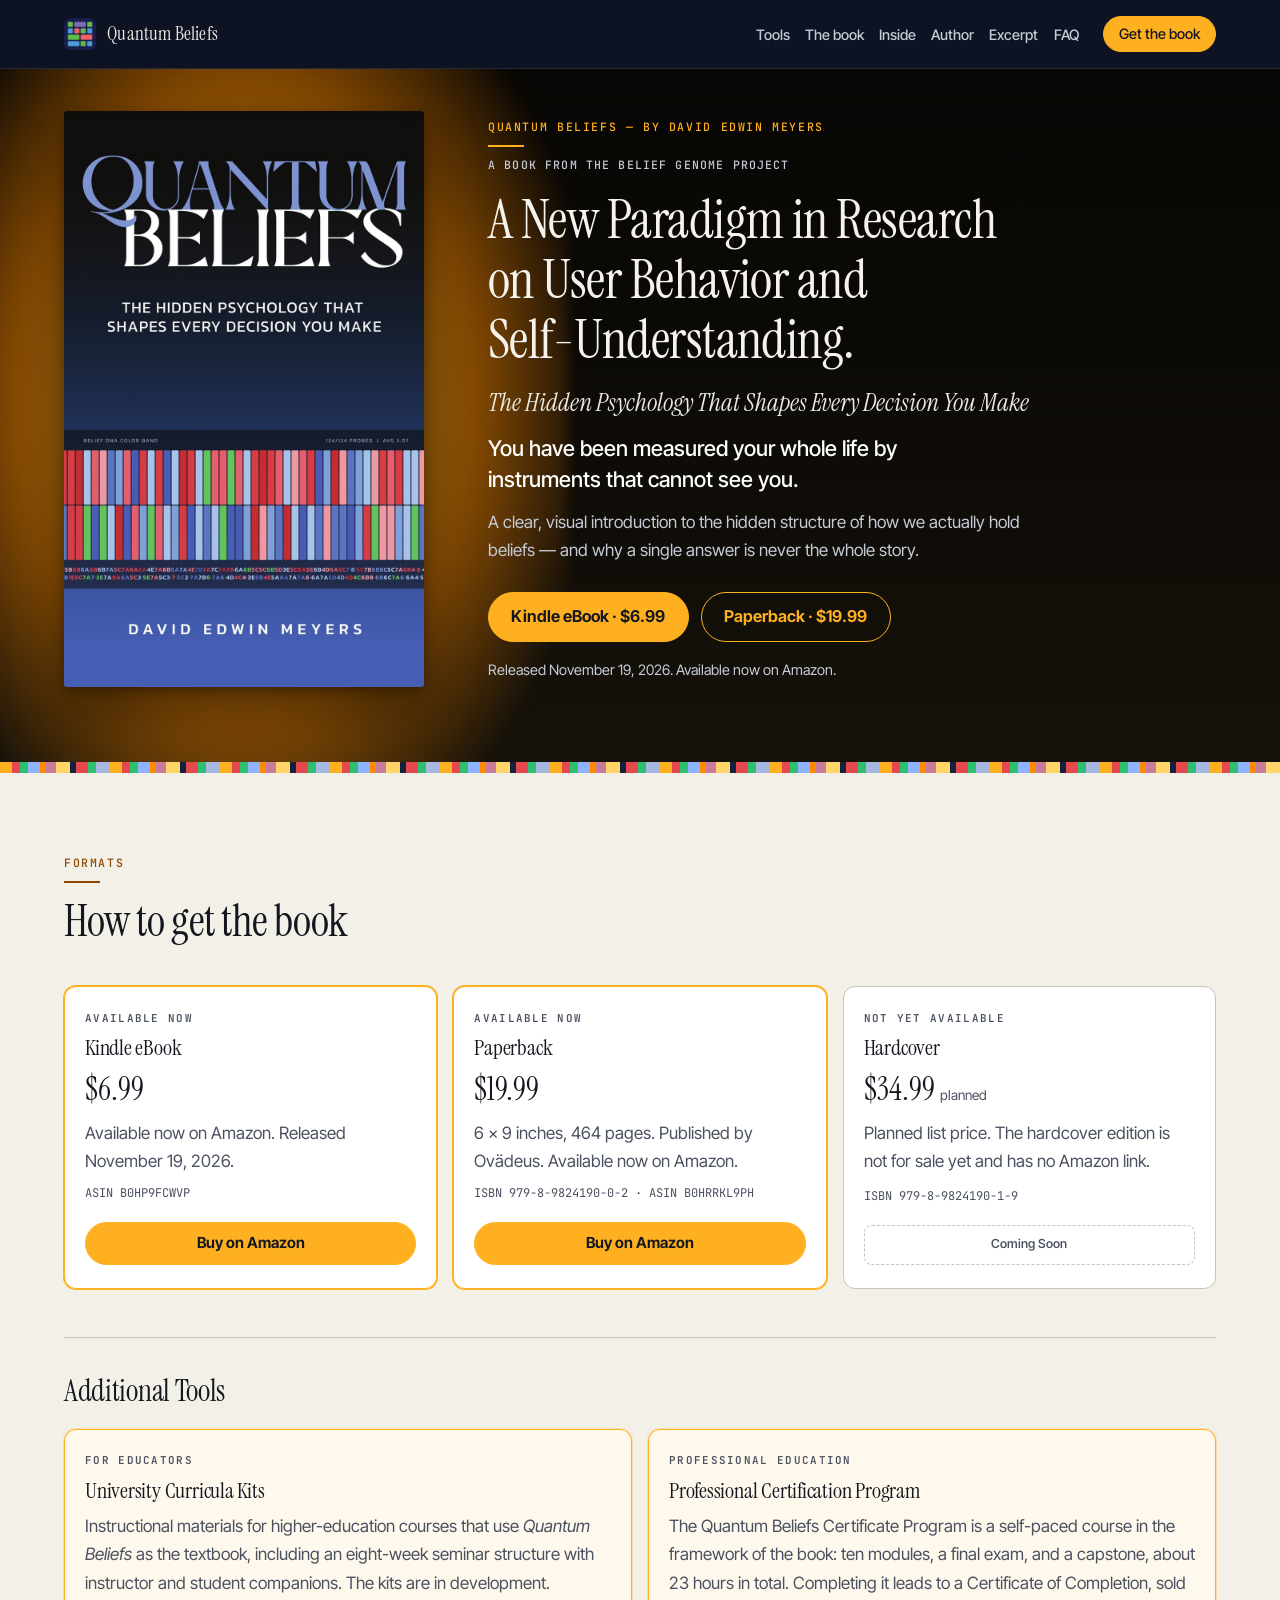
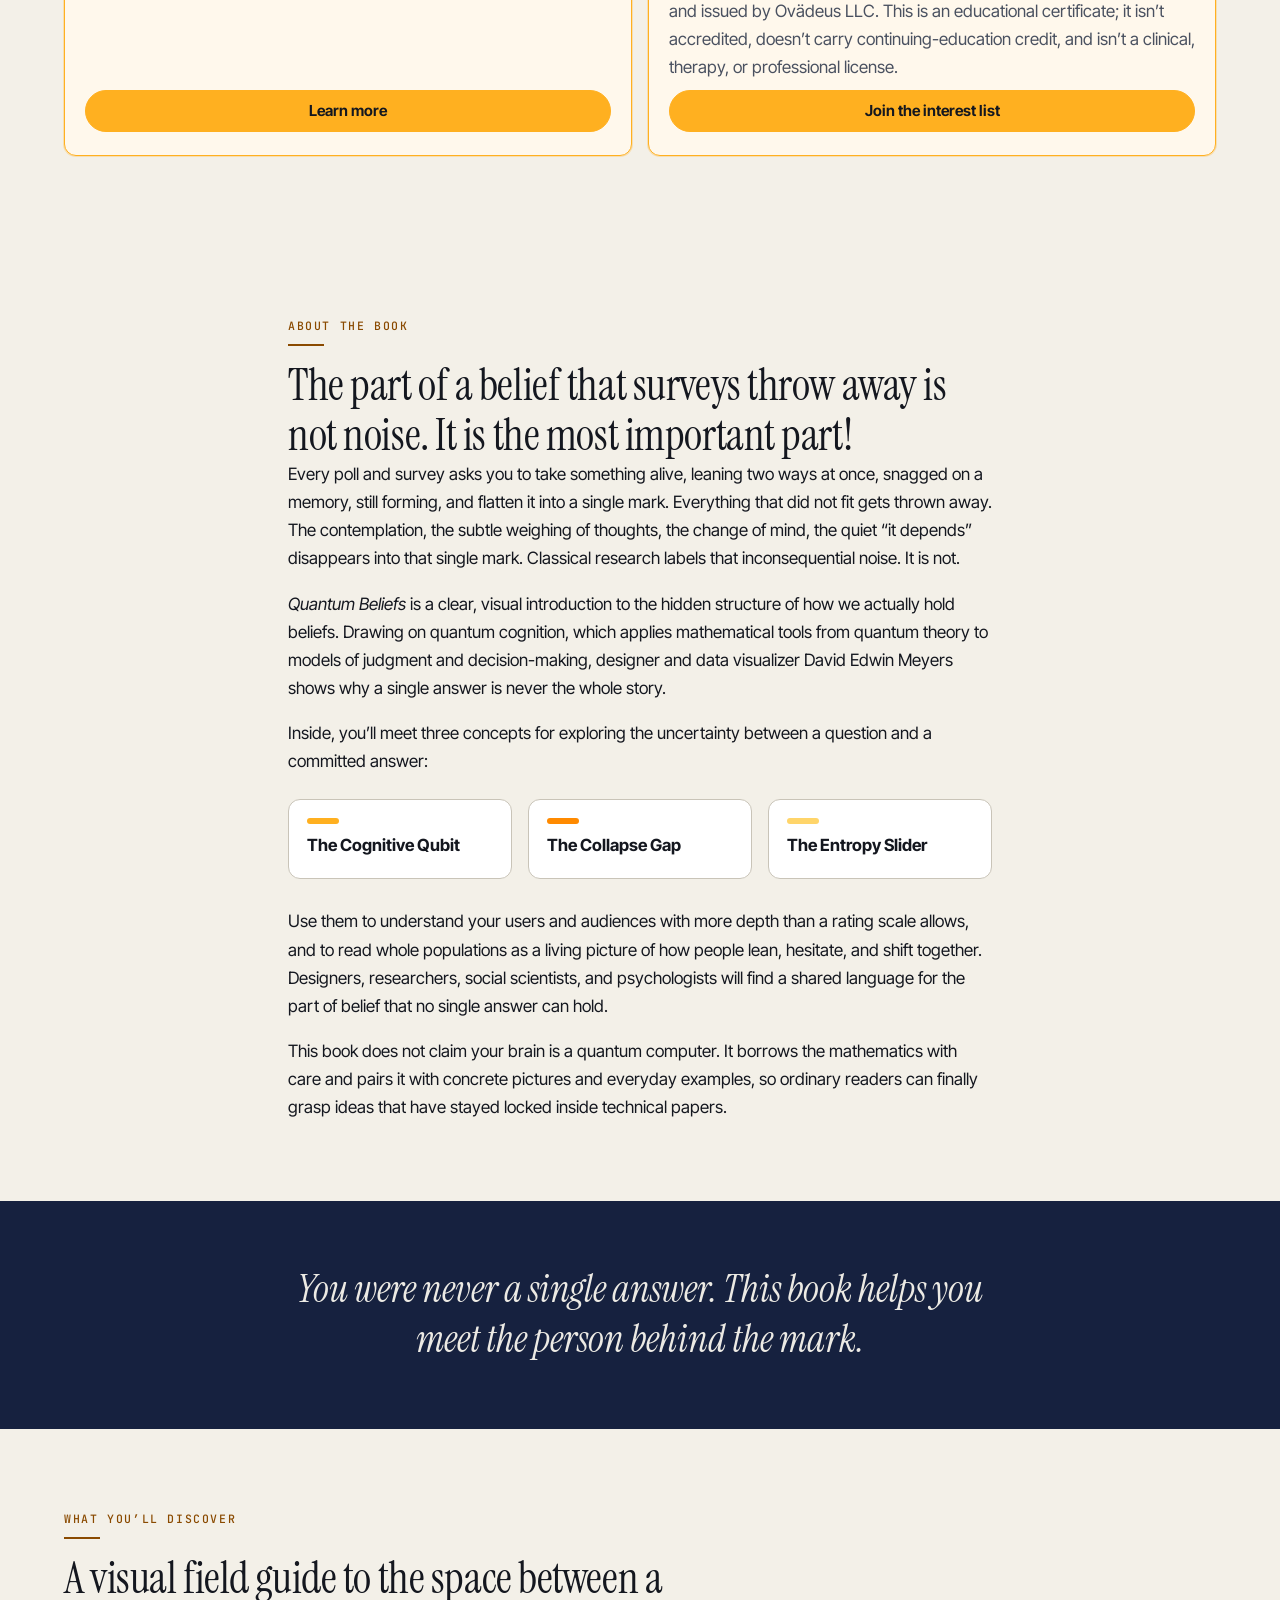
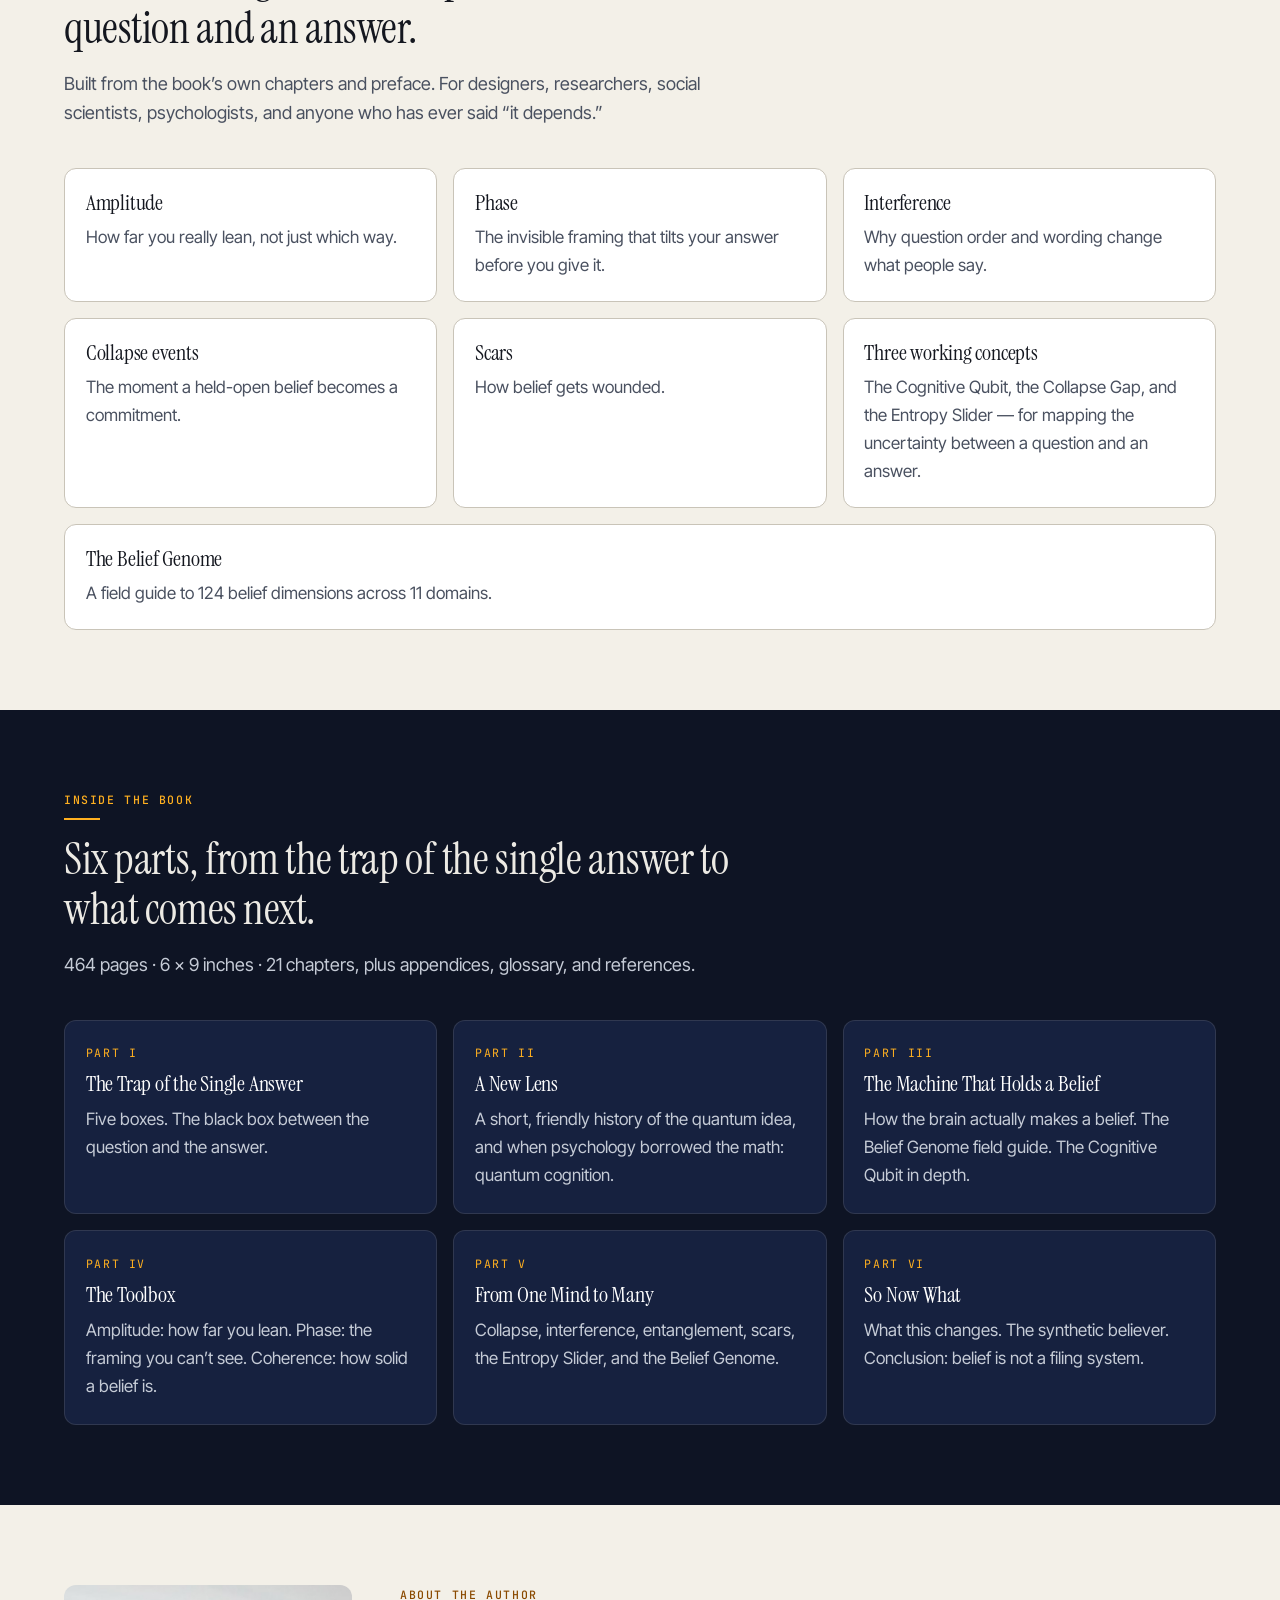
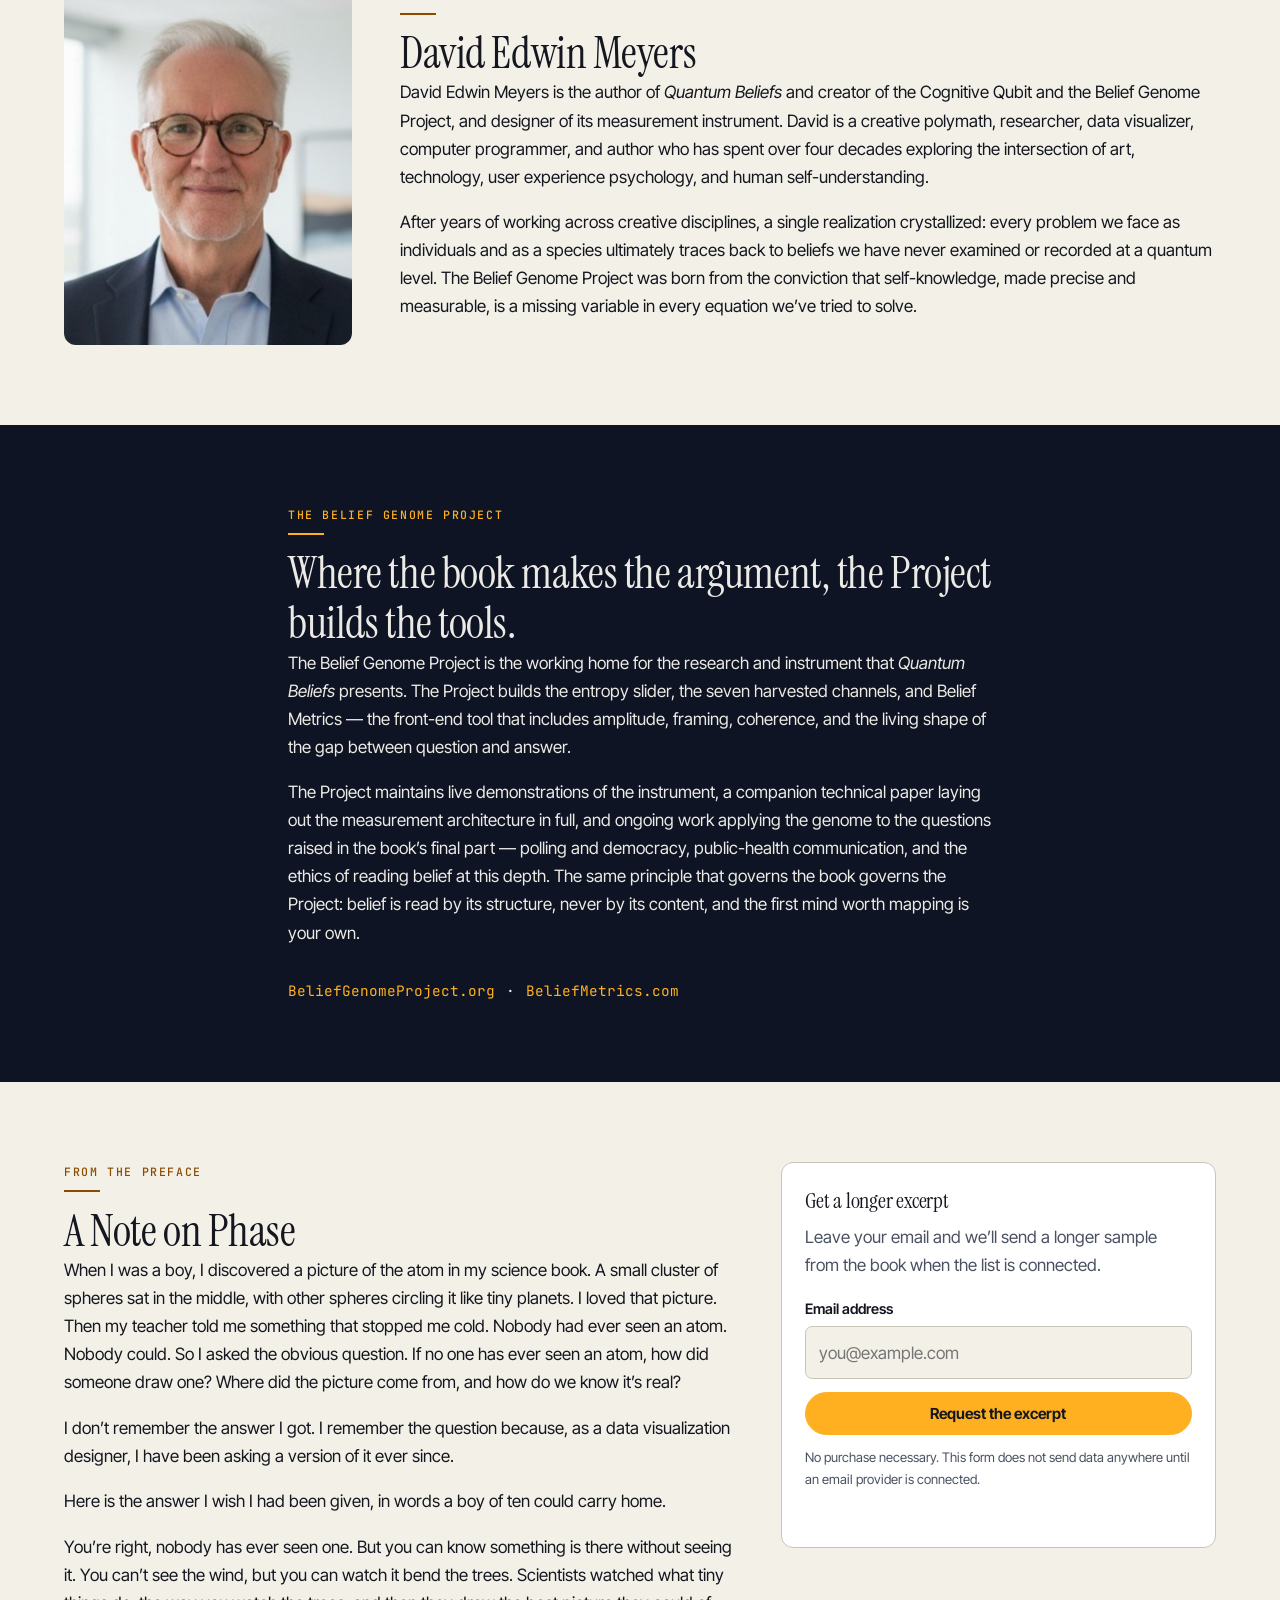
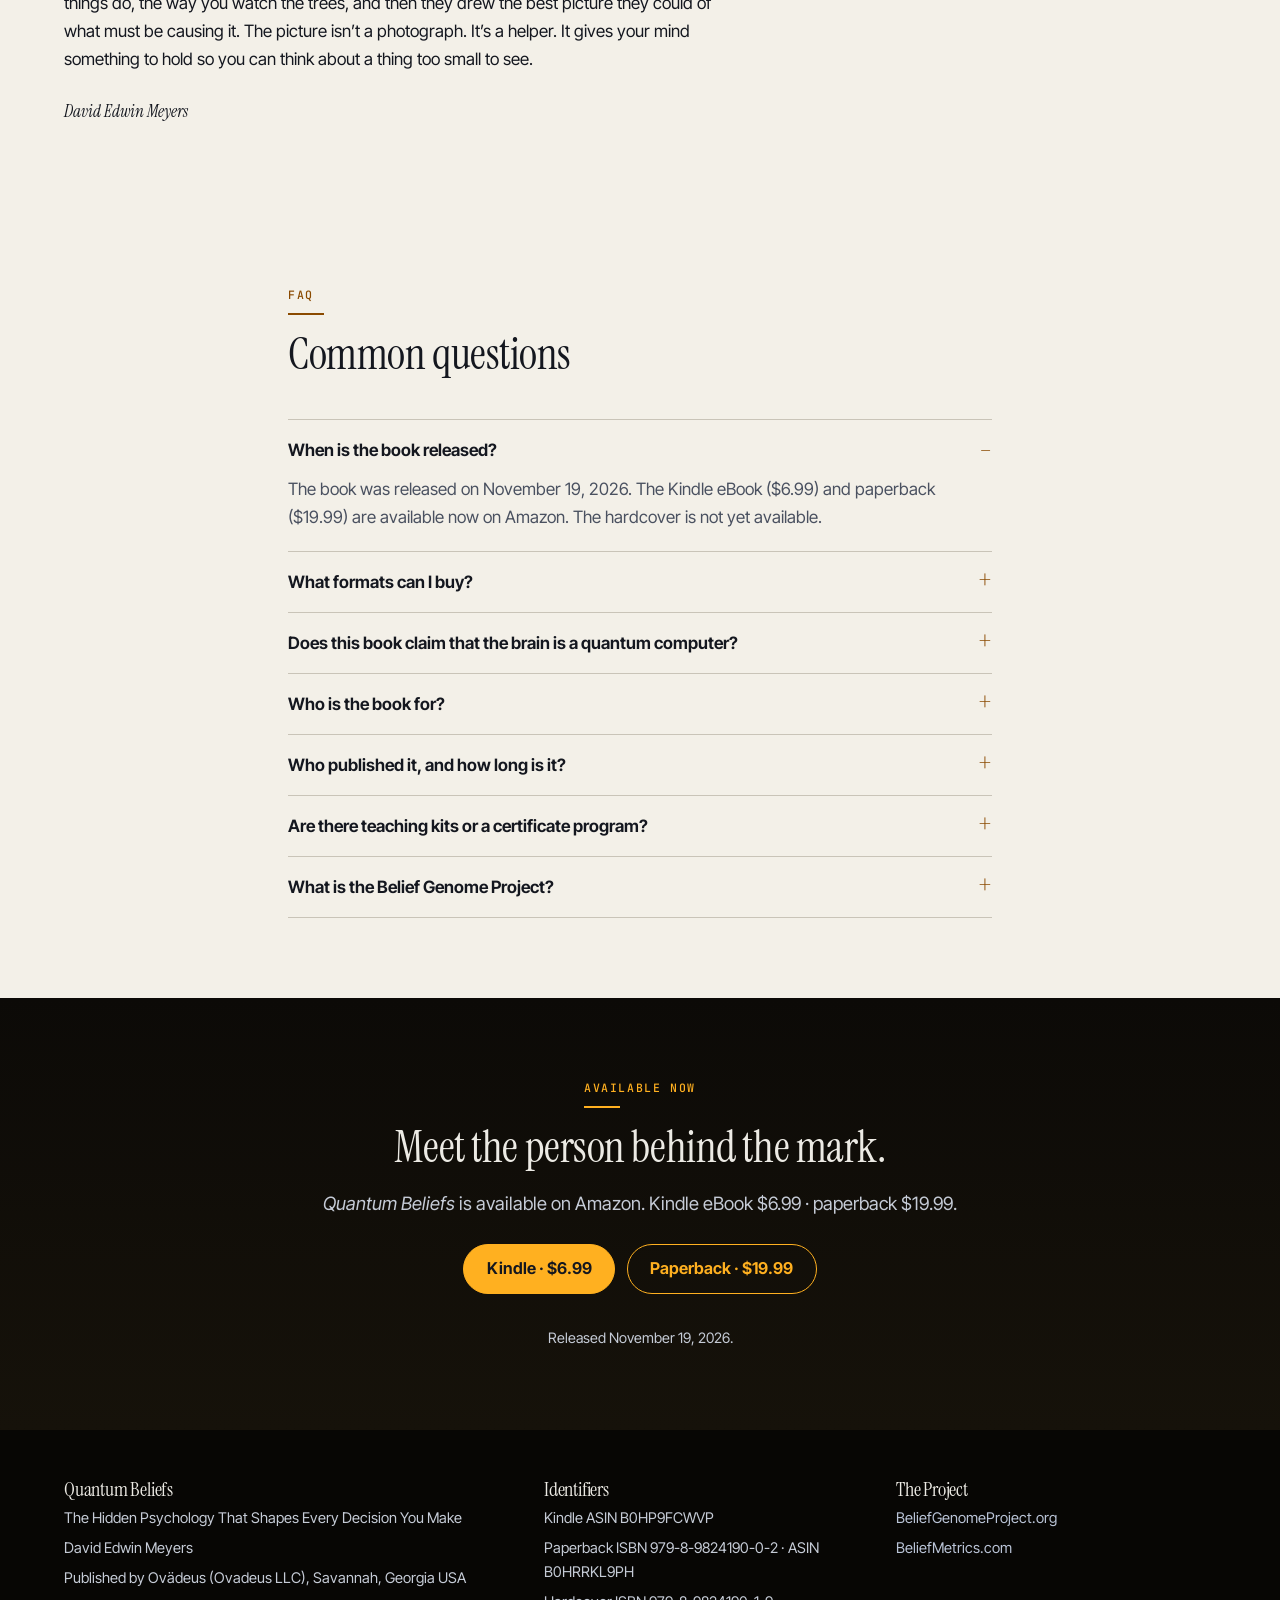
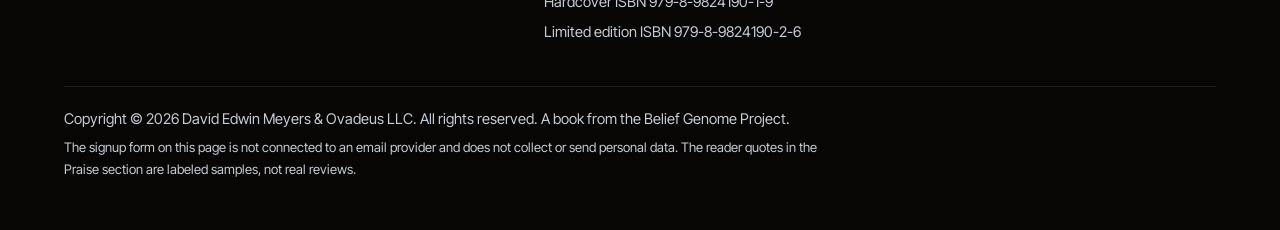
<file: index.html>
<!DOCTYPE html>
<html lang="en">
<head>
  <meta charset="utf-8">
  <meta name="viewport" content="width=device-width, initial-scale=1">
  <title>Quantum Beliefs: The Hidden Psychology That Shapes Every Decision You Make — David Edwin Meyers</title>
  <meta name="description" content="Quantum Beliefs by David Edwin Meyers is a clear, visual introduction to the hidden structure of how we hold beliefs. Available now: Kindle eBook $6.99 and paperback $19.99. Released November 19, 2026.">
  <meta name="author" content="David Edwin Meyers">
  <meta name="theme-color" content="#0E1424">
  <link rel="canonical" href="https://quantumbeliefs.com/">
  <meta property="og:type" content="book">
  <meta property="og:url" content="https://quantumbeliefs.com/">
  <meta property="og:title" content="Quantum Beliefs: The Hidden Psychology That Shapes Every Decision You Make">
  <meta property="og:description" content="You have been measured your whole life by instruments that cannot see you. A clear, visual introduction to the hidden structure of belief, by David Edwin Meyers.">
  <meta property="og:image" content="https://quantumbeliefs.com/assets/og-image.jpg">
  <meta property="og:image:width" content="1200">
  <meta property="og:image:height" content="630">
  <meta property="og:locale" content="en_US">
  <meta property="og:book:author" content="David Edwin Meyers">
  <meta property="book:release_date" content="2026-11-19">
  <meta name="twitter:card" content="summary_large_image">
  <meta name="twitter:url" content="https://quantumbeliefs.com/">
  <meta name="twitter:title" content="Quantum Beliefs — David Edwin Meyers">
  <meta name="twitter:description" content="The Hidden Psychology That Shapes Every Decision You Make. Available now: Kindle eBook $6.99 and paperback $19.99.">
  <meta name="twitter:image" content="https://quantumbeliefs.com/assets/og-image.jpg">
  <link rel="icon" href="assets/favicon.png" type="image/png">
  <link rel="apple-touch-icon" href="assets/logo-bgp.png">
  <link rel="stylesheet" href="styles.css?v=20261126-1">
  <script type="application/ld+json">
  {
    "@context": "https://schema.org",
    "@type": "Book",
    "name": "Quantum Beliefs",
    "alternateName": "Quantum Beliefs: The Hidden Psychology That Shapes Every Decision You Make",
    "headline": "The Hidden Psychology That Shapes Every Decision You Make",
    "author": {
      "@type": "Person",
      "name": "David Edwin Meyers"
    },
    "publisher": {
      "@type": "Organization",
      "name": "Ovädeus",
      "legalName": "Ovadeus LLC",
      "address": {
        "@type": "PostalAddress",
        "addressLocality": "Savannah",
        "addressRegion": "Georgia",
        "addressCountry": "US"
      }
    },
    "inLanguage": "en",
    "numberOfPages": 464,
    "identifier": [
      { "@type": "PropertyValue", "name": "ASIN (Kindle)", "value": "B0HP9FCWVP" },
      { "@type": "PropertyValue", "name": "ASIN (paperback)", "value": "B0HRRKL9PH" },
      { "@type": "PropertyValue", "name": "ISBN-13 (paperback)", "value": "979-8-9824190-0-2" },
      { "@type": "PropertyValue", "name": "ISBN-13 (hardcover)", "value": "979-8-9824190-1-9" },
      { "@type": "PropertyValue", "name": "ISBN-13 (limited edition)", "value": "979-8-9824190-2-6" }
    ],
    "url": "https://quantumbeliefs.com/",
    "datePublished": "2026-11-19",
    "image": "https://quantumbeliefs.com/assets/cover-quantum-beliefs.jpg",
    "description": "A clear, visual introduction to the hidden structure of how we actually hold beliefs. Drawing on quantum cognition, designer and data visualizer David Edwin Meyers shows why a single answer is never the whole story.",
    "isPartOf": {
      "@type": "CreativeWork",
      "name": "Belief Genome Project",
      "url": "https://beliefgenomeproject.org"
    },
    "workExample": [
      {
        "@type": "Book",
        "bookFormat": "https://schema.org/EBook",
        "name": "Quantum Beliefs (Kindle eBook)",
        "datePublished": "2026-11-19",
        "offers": {
          "@type": "Offer",
          "url": "https://www.amazon.com/dp/B0HP9FCWVP",
          "price": "6.99",
          "priceCurrency": "USD",
          "availability": "https://schema.org/InStock"
        }
      },
      {
        "@type": "Book",
        "bookFormat": "https://schema.org/Paperback",
        "isbn": "979-8-9824190-0-2",
        "name": "Quantum Beliefs (Paperback)",
        "datePublished": "2026-11-19",
        "offers": {
          "@type": "Offer",
          "url": "https://www.amazon.com/dp/B0HRRKL9PH",
          "price": "19.99",
          "priceCurrency": "USD",
          "availability": "https://schema.org/InStock"
        }
      },
      {
        "@type": "Book",
        "bookFormat": "https://schema.org/Hardcover",
        "isbn": "979-8-9824190-1-9",
        "name": "Quantum Beliefs (Hardcover)"
      }
    ]
  }
  </script>
</head>
<body>
  <a class="skip-link" href="#main">Skip to content</a>

  <header class="site-header" id="top">
    <div class="header-inner">
      <a class="brand" href="#top">
        <img src="assets/logo-bgp.png" alt="" width="40" height="40">
        <span class="brand-text">Quantum Beliefs</span>
      </a>
      <button class="nav-toggle" type="button" aria-expanded="false" aria-controls="site-nav" aria-label="Open menu">
        <span class="nav-toggle-bar" aria-hidden="true"></span>
        <span class="nav-toggle-bar" aria-hidden="true"></span>
        <span class="nav-toggle-bar" aria-hidden="true"></span>
      </button>
      <nav class="site-nav" id="site-nav" aria-label="Primary">
        <ul>
          <li><a href="#additional-tools">Tools</a></li>
          <li><a href="#book">The book</a></li>
          <li><a href="#learn">Inside</a></li>
          <li><a href="#author">Author</a></li>
          <li><a href="#excerpt">Excerpt</a></li>
          <li><a href="#faq">FAQ</a></li>
        </ul>
        <a class="btn btn-primary btn-nav" href="#formats">Get the book</a>
      </nav>
    </div>
  </header>

  <main id="main">
    <section class="hero" aria-labelledby="hero-headline">
      <div class="hero-inner">
        <div class="hero-cover">
          <div class="cover-glow" aria-hidden="true"></div>
          <img
            src="assets/cover-quantum-beliefs-web.jpg"
            srcset="assets/cover-quantum-beliefs-web.jpg 900w, assets/cover-quantum-beliefs.jpg 1600w"
            sizes="(max-width: 700px) 70vw, 400px"
            width="900"
            height="1440"
            alt="Cover of Quantum Beliefs: The Hidden Psychology That Shapes Every Decision You Make, by David Edwin Meyers. A dark cover with a Belief DNA color band across the middle.">
        </div>
        <div class="hero-copy">
          <p class="kicker">Quantum Beliefs — by David Edwin Meyers</p>
          <p class="hero-project">A book from the Belief Genome Project</p>
          <h1 id="hero-headline" class="hero-headline">A New Paradigm in Research on User Behavior and <span class="nowrap">Self-Understanding.</span></h1>
          <p class="subtitle">The Hidden Psychology That Shapes Every Decision You Make</p>
          <p class="hero-lead">You have been measured your whole life by instruments that cannot see you.</p>
          <p class="hero-support">A clear, visual introduction to the hidden structure of how we actually hold beliefs — and why a single answer is never the whole story.</p>
          <div class="hero-actions">
            <a class="btn btn-primary btn-lg" href="https://www.amazon.com/dp/B0HP9FCWVP" target="_blank" rel="noopener noreferrer">Kindle eBook · $6.99</a>
            <a class="btn btn-ghost btn-lg" href="https://www.amazon.com/dp/B0HRRKL9PH" target="_blank" rel="noopener noreferrer">Paperback · $19.99</a>
          </div>
          <p class="hero-meta">Released November 19, 2026. Available now on Amazon.</p>
        </div>
      </div>
    </section>

    <div class="belief-band" aria-hidden="true"></div>

    <section class="section section-paper" id="formats" aria-labelledby="formats-heading">
      <div class="wrap">
        <header class="section-head">
          <p class="kicker kicker-ink">Formats</p>
          <h2 id="formats-heading">How to get the book</h2>
        </header>
        <div class="format-grid">
          <article class="format-card format-featured">
            <p class="format-badge">Available now</p>
            <h3>Kindle eBook</h3>
            <p class="format-price">$6.99</p>
            <p>Available now on Amazon. Released November 19, 2026.</p>
            <p class="format-id">ASIN B0HP9FCWVP</p>
            <a class="btn btn-primary" href="https://www.amazon.com/dp/B0HP9FCWVP" target="_blank" rel="noopener noreferrer">Buy on Amazon</a>
          </article>
          <article class="format-card format-featured">
            <p class="format-badge">Available now</p>
            <h3>Paperback</h3>
            <p class="format-price">$19.99</p>
            <p>6 × 9 inches, 464 pages. Published by Ovädeus. Available now on Amazon.</p>
            <p class="format-id">ISBN 979-8-9824190-0-2 · ASIN B0HRRKL9PH</p>
            <a class="btn btn-primary" id="paperback-link" href="https://www.amazon.com/dp/B0HRRKL9PH" target="_blank" rel="noopener noreferrer">Buy on Amazon</a>
          </article>
          <article class="format-card">
            <p class="format-badge badge-soon">Not yet available</p>
            <h3>Hardcover</h3>
            <p class="format-price">$34.99 <span class="price-note">planned</span></p>
            <p>Planned list price. The hardcover edition is not for sale yet and has no Amazon link.</p>
            <p class="format-id">ISBN 979-8-9824190-1-9</p>
            <span class="btn btn-disabled" aria-disabled="true">Coming Soon</span>
          </article>
        </div>

        <div class="tools-block" id="additional-tools">
          <h3 class="tools-heading">Additional Tools</h3>
          <div class="tools-grid">
            <article class="format-card">
              <p class="format-badge">For educators</p>
              <h3>University Curricula Kits</h3>
              <p>Instructional materials for higher-education courses that use <cite>Quantum Beliefs</cite> as the textbook, including an eight-week seminar structure with instructor and student companions. The kits are in development.</p>
              <a class="btn btn-primary" id="kits-cta" href="https://beliefgenomeproject.org/curricula" target="_blank" rel="noopener noreferrer">Learn more</a>
            </article>
            <article class="format-card">
              <p class="format-badge">Professional education</p>
              <h3>Professional Certification Program</h3>
              <p>The Quantum Beliefs Certificate Program is a self-paced course in the framework of the book: ten modules, a final exam, and a capstone, about 23 hours in total. Completing it leads to a Certificate of Completion, sold and issued by Ovädeus LLC. This is an educational certificate; it isn’t accredited, doesn’t carry continuing-education credit, and isn’t a clinical, therapy, or professional license.</p>
              <a class="btn btn-primary" id="certificate-cta" href="/certification">Join the interest list</a>
            </article>
          </div>
        </div>
      </div>
    </section>

    <section class="section section-paper" id="book" aria-labelledby="about-heading">
      <div class="wrap narrow">
        <p class="kicker kicker-ink">About the book</p>
        <h2 id="about-heading">The part of a belief that surveys throw away is not noise. It is the most important part!</h2>
        <div class="prose">
          <p>Every poll and survey asks you to take something alive, leaning two ways at once, snagged on a memory, still forming, and flatten it into a single mark. Everything that did not fit gets thrown away. The contemplation, the subtle weighing of thoughts, the change of mind, the quiet “it depends” disappears into that single mark. Classical research labels that inconsequential noise. It is not.</p>
          <p><cite>Quantum Beliefs</cite> is a clear, visual introduction to the hidden structure of how we actually hold beliefs. Drawing on quantum cognition, which applies mathematical tools from quantum theory to models of judgment and decision-making, designer and data visualizer David Edwin Meyers shows why a single answer is never the whole story.</p>
          <p>Inside, you’ll meet three concepts for exploring the uncertainty between a question and a committed answer:</p>
        </div>
        <ul class="concept-row">
          <li>
            <span class="concept-mark" aria-hidden="true"></span>
            <strong>The Cognitive Qubit</strong>
          </li>
          <li>
            <span class="concept-mark" aria-hidden="true"></span>
            <strong>The Collapse Gap</strong>
          </li>
          <li>
            <span class="concept-mark" aria-hidden="true"></span>
            <strong>The Entropy Slider</strong>
          </li>
        </ul>
        <div class="prose">
          <p>Use them to understand your users and audiences with more depth than a rating scale allows, and to read whole populations as a living picture of how people lean, hesitate, and shift together. Designers, researchers, social scientists, and psychologists will find a shared language for the part of belief that no single answer can hold.</p>
          <p>This book does not claim your brain is a quantum computer. It borrows the mathematics with care and pairs it with concrete pictures and everyday examples, so ordinary readers can finally grasp ideas that have stayed locked inside technical papers.</p>
        </div>
      </div>
    </section>

    <section class="pull-band" aria-label="From the book">
      <blockquote class="pull-quote">
        <p>You were never a single answer. This book helps you meet the person behind the mark.</p>
      </blockquote>
    </section>

    <section class="section section-paper" id="learn" aria-labelledby="learn-heading">
      <div class="wrap">
        <header class="section-head">
          <p class="kicker kicker-ink">What you’ll discover</p>
          <h2 id="learn-heading">A visual field guide to the space between a question and an answer.</h2>
          <p class="section-lead">Built from the book’s own chapters and preface. For designers, researchers, social scientists, psychologists, and anyone who has ever said “it depends.”</p>
        </header>
        <ul class="learn-grid">
          <li>
            <h3>Amplitude</h3>
            <p>How far you really lean, not just which way.</p>
          </li>
          <li>
            <h3>Phase</h3>
            <p>The invisible framing that tilts your answer before you give it.</p>
          </li>
          <li>
            <h3>Interference</h3>
            <p>Why question order and wording change what people say.</p>
          </li>
          <li>
            <h3>Collapse events</h3>
            <p>The moment a held-open belief becomes a commitment.</p>
          </li>
          <li>
            <h3>Scars</h3>
            <p>How belief gets wounded.</p>
          </li>
          <li>
            <h3>Three working concepts</h3>
            <p>The Cognitive Qubit, the Collapse Gap, and the Entropy Slider — for mapping the uncertainty between a question and an answer.</p>
          </li>
          <li class="learn-span">
            <h3>The Belief Genome</h3>
            <p>A field guide to 124 belief dimensions across 11 domains.</p>
          </li>
        </ul>
      </div>
    </section>

    <section class="section section-navy" id="inside" aria-labelledby="inside-heading">
      <div class="wrap">
        <header class="section-head">
          <p class="kicker">Inside the book</p>
          <h2 id="inside-heading">Six parts, from the trap of the single answer to what comes next.</h2>
          <p class="section-lead on-dark">464 pages · 6 × 9 inches · 21 chapters, plus appendices, glossary, and references.</p>
        </header>
        <ol class="parts-grid">
          <li>
            <span class="part-num">Part I</span>
            <h3>The Trap of the Single Answer</h3>
            <p>Five boxes. The black box between the question and the answer.</p>
          </li>
          <li>
            <span class="part-num">Part II</span>
            <h3>A New Lens</h3>
            <p>A short, friendly history of the quantum idea, and when psychology borrowed the math: quantum cognition.</p>
          </li>
          <li>
            <span class="part-num">Part III</span>
            <h3>The Machine That Holds a Belief</h3>
            <p>How the brain actually makes a belief. The Belief Genome field guide. The Cognitive Qubit in depth.</p>
          </li>
          <li>
            <span class="part-num">Part IV</span>
            <h3>The Toolbox</h3>
            <p>Amplitude: how far you lean. Phase: the framing you can’t see. Coherence: how solid a belief is.</p>
          </li>
          <li>
            <span class="part-num">Part V</span>
            <h3>From One Mind to Many</h3>
            <p>Collapse, interference, entanglement, scars, the Entropy Slider, and the Belief Genome.</p>
          </li>
          <li>
            <span class="part-num">Part VI</span>
            <h3>So Now What</h3>
            <p>What this changes. The synthetic believer. Conclusion: belief is not a filing system.</p>
          </li>
        </ol>
      </div>
    </section>

    <section class="section section-paper" id="author" aria-labelledby="author-heading">
      <div class="wrap author-grid">
        <figure class="author-photo">
          <img src="assets/author/david-edwin-meyers.jpg" width="800" height="800" alt="Portrait of David Edwin Meyers, author of Quantum Beliefs" loading="lazy">
        </figure>
        <div>
          <p class="kicker kicker-ink">About the author</p>
          <h2 id="author-heading">David Edwin Meyers</h2>
          <div class="prose">
            <p>David Edwin Meyers is the author of <cite>Quantum Beliefs</cite> and creator of the Cognitive Qubit and the Belief Genome Project, and designer of its measurement instrument. David is a creative polymath, researcher, data visualizer, computer programmer, and author who has spent over four decades exploring the intersection of art, technology, user experience psychology, and human self-understanding.</p>
            <p>After years of working across creative disciplines, a single realization crystallized: every problem we face as individuals and as a species ultimately traces back to beliefs we have never examined or recorded at a quantum level. The Belief Genome Project was born from the conviction that self-knowledge, made precise and measurable, is a missing variable in every equation we’ve tried to solve.</p>
          </div>
        </div>
      </div>
    </section>

    <section class="section section-paper section-praise" id="praise" aria-labelledby="praise-heading" hidden>
      <div class="wrap">
        <header class="section-head">
          <p class="kicker kicker-ink">Praise</p>
          <h2 id="praise-heading">What readers and colleagues are saying</h2>
          <p class="sample-reviews-note" role="note">Sample reviews · real reader reviews coming soon</p>
        </header>
        <div class="testimonial-grid" id="testimonial-grid">
          <!-- Cards are rendered from the TESTIMONIALS array in script.js. -->
        </div>
        <noscript>
          <p class="placeholder-banner">JavaScript is off, so testimonial cards could not be drawn from <code>script.js</code>. Enable JavaScript, or add static cards in this section before publishing.</p>
        </noscript>
      </div>
    </section>

    <section class="section section-navy" id="bgp" aria-labelledby="bgp-heading">
      <div class="wrap narrow">
        <p class="kicker">The Belief Genome Project</p>
        <h2 id="bgp-heading">Where the book makes the argument, the Project builds the tools.</h2>
        <div class="prose on-dark">
          <p>The Belief Genome Project is the working home for the research and instrument that <cite>Quantum Beliefs</cite> presents. The Project builds the entropy slider, the seven harvested channels, and Belief Metrics — the front-end tool that includes amplitude, framing, coherence, and the living shape of the gap between question and answer.</p>
          <p>The Project maintains live demonstrations of the instrument, a companion technical paper laying out the measurement architecture in full, and ongoing work applying the genome to the questions raised in the book’s final part — polling and democracy, public-health communication, and the ethics of reading belief at this depth. The same principle that governs the book governs the Project: belief is read by its structure, never by its content, and the first mind worth mapping is your own.</p>
        </div>
        <p class="bgp-links">
          <a href="https://beliefgenomeproject.org" target="_blank" rel="noopener noreferrer">BeliefGenomeProject.org</a>
          <span aria-hidden="true">·</span>
          <a href="https://beliefmetrics.com" target="_blank" rel="noopener noreferrer">BeliefMetrics.com</a>
        </p>
      </div>
    </section>

    <section class="section section-paper" id="excerpt" aria-labelledby="excerpt-heading">
      <div class="wrap excerpt-grid">
        <div>
          <p class="kicker kicker-ink">From the preface</p>
          <h2 id="excerpt-heading">A Note on Phase</h2>
          <div class="excerpt-text prose">
            <p>When I was a boy, I discovered a picture of the atom in my science book. A small cluster of spheres sat in the middle, with other spheres circling it like tiny planets. I loved that picture. Then my teacher told me something that stopped me cold. Nobody had ever seen an atom. Nobody could. So I asked the obvious question. If no one has ever seen an atom, how did someone draw one? Where did the picture come from, and how do we know it’s real?</p>
            <p>I don’t remember the answer I got. I remember the question because, as a data visualization designer, I have been asking a version of it ever since.</p>
            <p>Here is the answer I wish I had been given, in words a boy of ten could carry home.</p>
            <p>You’re right, nobody has ever seen one. But you can know something is there without seeing it. You can’t see the wind, but you can watch it bend the trees. Scientists watched what tiny things do, the way you watch the trees, and then they drew the best picture they could of what must be causing it. The picture isn’t a photograph. It’s a helper. It gives your mind something to hold so you can think about a thing too small to see.</p>
            <p class="excerpt-signoff">David Edwin Meyers</p>
          </div>
        </div>
        <aside class="signup-card" id="signup" aria-labelledby="signup-heading">
          <h3 id="signup-heading">Get a longer excerpt</h3>
          <p>Leave your email and we’ll send a longer sample from the book when the list is connected.</p>
          <!--
            TODO: wire this form to an email provider (Buttondown, ConvertKit, Mailchimp, Resend, etc.).
            It is front-end only. Do not add a live endpoint, API key, or any email address to this repo.
          -->
          <form id="excerpt-form" class="signup-form" novalidate>
            <label for="signup-email">Email address</label>
            <input id="signup-email" name="email" type="email" autocomplete="email" required placeholder="you@example.com">
            <button class="btn btn-primary" type="submit">Request the excerpt</button>
            <p class="form-note">No purchase necessary. This form does not send data anywhere until an email provider is connected.</p>
            <p class="form-status" role="status" aria-live="polite"></p>
          </form>
        </aside>
      </div>
    </section>

    <section class="section section-paper" id="faq" aria-labelledby="faq-heading">
      <div class="wrap narrow">
        <header class="section-head">
          <p class="kicker kicker-ink">FAQ</p>
          <h2 id="faq-heading">Common questions</h2>
        </header>
        <div class="faq-list">
          <details open>
            <summary>When is the book released?</summary>
            <p>The book was released on November 19, 2026. The Kindle eBook ($6.99) and paperback ($19.99) are available now on Amazon. The hardcover is not yet available.</p>
          </details>
          <details>
            <summary>What formats can I buy?</summary>
            <p>The Kindle eBook is $6.99 on Amazon (ASIN B0HP9FCWVP). The paperback is $19.99 (ISBN 979-8-9824190-0-2, ASIN B0HRRKL9PH). A hardcover is planned at $34.99 (ISBN 979-8-9824190-1-9) and is not for sale yet.</p>
          </details>
          <details>
            <summary>Does this book claim that the brain is a quantum computer?</summary>
            <p>No. The book is explicit about this. It does not claim that your brain is a quantum computer, or that neurons exploit entanglement. It borrows mathematical tools from quantum theory — the field of quantum cognition — and pairs them with pictures and everyday examples so ordinary readers can hold the ideas.</p>
          </details>
          <details>
            <summary>Who is the book for?</summary>
            <p>Designers, researchers, social scientists, psychologists, and anyone who has ever said “it depends.” It is written for a wider audience: the curious reader who wants the concept, not the derivation.</p>
          </details>
          <details>
            <summary>Who published it, and how long is it?</summary>
            <p>Published by Ovädeus (Ovadeus LLC), Savannah, Georgia USA. The current interior is 464 pages, 6 × 9 inches. Copyright © 2026 David Edwin Meyers &amp; Ovadeus LLC.</p>
          </details>
          <details>
            <summary>Are there teaching kits or a certificate program?</summary>
            <p>University Curricula Kits for higher-education courses that use the book as a textbook are in development. The Quantum Beliefs Certificate Program is a self-paced professional education course of ten modules, a final exam, and a capstone (about 23 hours). Certificates of Completion are sold and issued by Ovädeus LLC. The certificate isn’t accredited, doesn’t carry continuing-education credit, and isn’t a clinical, therapy, or professional license. Interest-list links for both will be added when they are ready.</p>
          </details>
          <details>
            <summary>What is the Belief Genome Project?</summary>
            <p>The Belief Genome Project is the working home for the research and instrument that <cite>Quantum Beliefs</cite> presents. Learn more at <a href="https://beliefgenomeproject.org" target="_blank" rel="noopener noreferrer">beliefgenomeproject.org</a> and <a href="https://beliefmetrics.com" target="_blank" rel="noopener noreferrer">beliefmetrics.com</a>.</p>
          </details>
        </div>
      </div>
    </section>

    <section class="section final-cta" id="buy" aria-labelledby="final-heading">
      <div class="wrap narrow final-inner">
        <p class="kicker">Available now</p>
        <h2 id="final-heading">Meet the person behind the mark.</h2>
        <p class="final-lead"><cite>Quantum Beliefs</cite> is available on Amazon. Kindle eBook $6.99 · paperback $19.99.</p>
        <div class="hero-actions">
          <a class="btn btn-primary btn-lg" href="https://www.amazon.com/dp/B0HP9FCWVP" target="_blank" rel="noopener noreferrer">Kindle · $6.99</a>
          <a class="btn btn-ghost btn-lg" href="https://www.amazon.com/dp/B0HRRKL9PH" target="_blank" rel="noopener noreferrer">Paperback · $19.99</a>
        </div>
        <p class="hero-meta">Released November 19, 2026.</p>
      </div>
    </section>
  </main>

  <footer class="site-footer">
    <div class="wrap footer-grid">
      <div>
        <p class="footer-title">Quantum Beliefs</p>
        <p>The Hidden Psychology That Shapes Every Decision You Make</p>
        <p>David Edwin Meyers</p>
        <p>Published by Ovädeus (Ovadeus LLC), Savannah, Georgia USA</p>
      </div>
      <div>
        <p class="footer-title">Identifiers</p>
        <p>Kindle ASIN B0HP9FCWVP</p>
        <p>Paperback ISBN 979-8-9824190-0-2 · ASIN B0HRRKL9PH</p>
        <p>Hardcover ISBN 979-8-9824190-1-9</p>
        <p>Limited edition ISBN 979-8-9824190-2-6</p>
      </div>
      <div>
        <p class="footer-title">The Project</p>
        <p><a href="https://beliefgenomeproject.org" target="_blank" rel="noopener noreferrer">BeliefGenomeProject.org</a></p>
        <p><a href="https://beliefmetrics.com" target="_blank" rel="noopener noreferrer">BeliefMetrics.com</a></p>
      </div>
    </div>
    <div class="wrap footer-base">
      <p>Copyright © 2026 David Edwin Meyers &amp; Ovadeus LLC. All rights reserved. A book from the Belief Genome Project.</p>
      <p class="footer-note">The signup form on this page is not connected to an email provider and does not collect or send personal data. The reader quotes in the Praise section are labeled samples, not real reviews.</p>
    </div>
  </footer>

  <div class="mobile-cta" aria-hidden="false">
    <a class="btn btn-primary" href="#formats">Get the book</a>
  </div>

  <script src="script.js?v=20261126-1" defer></script>
</body>
</html>
</file>
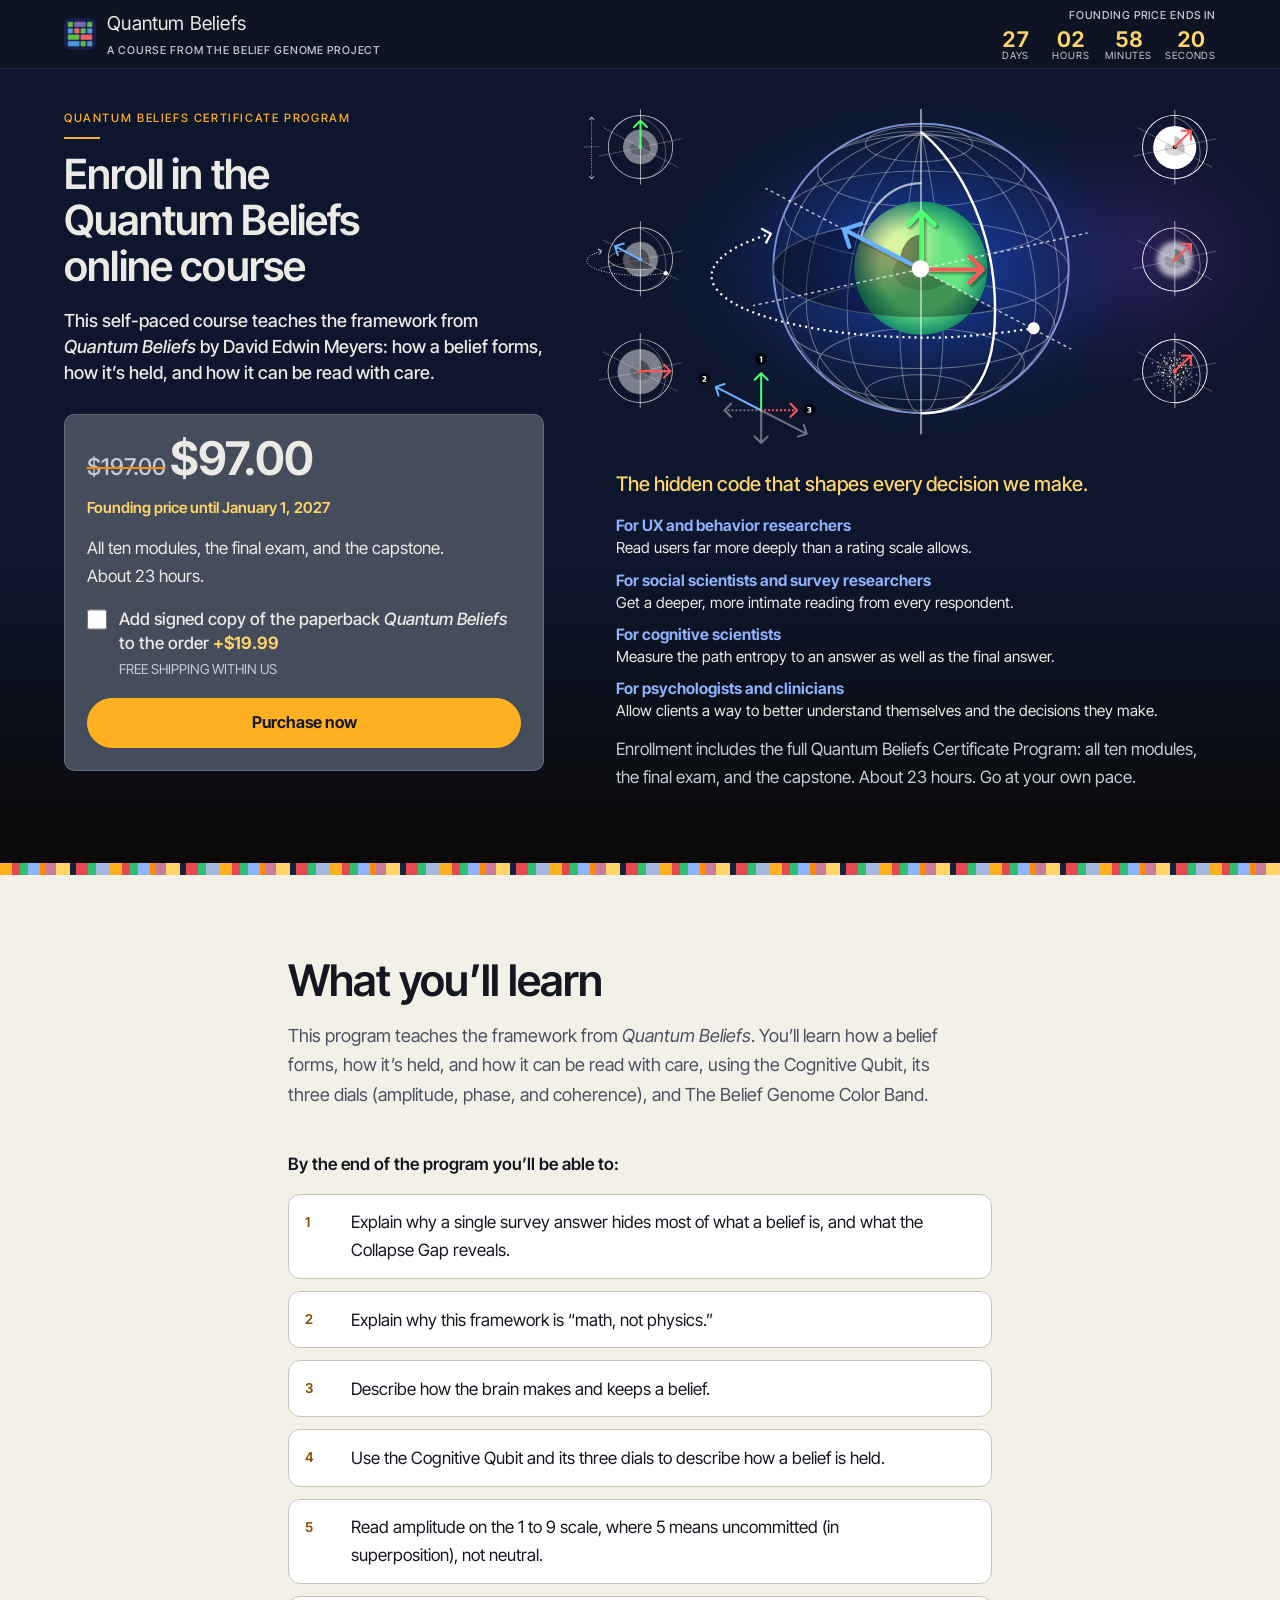
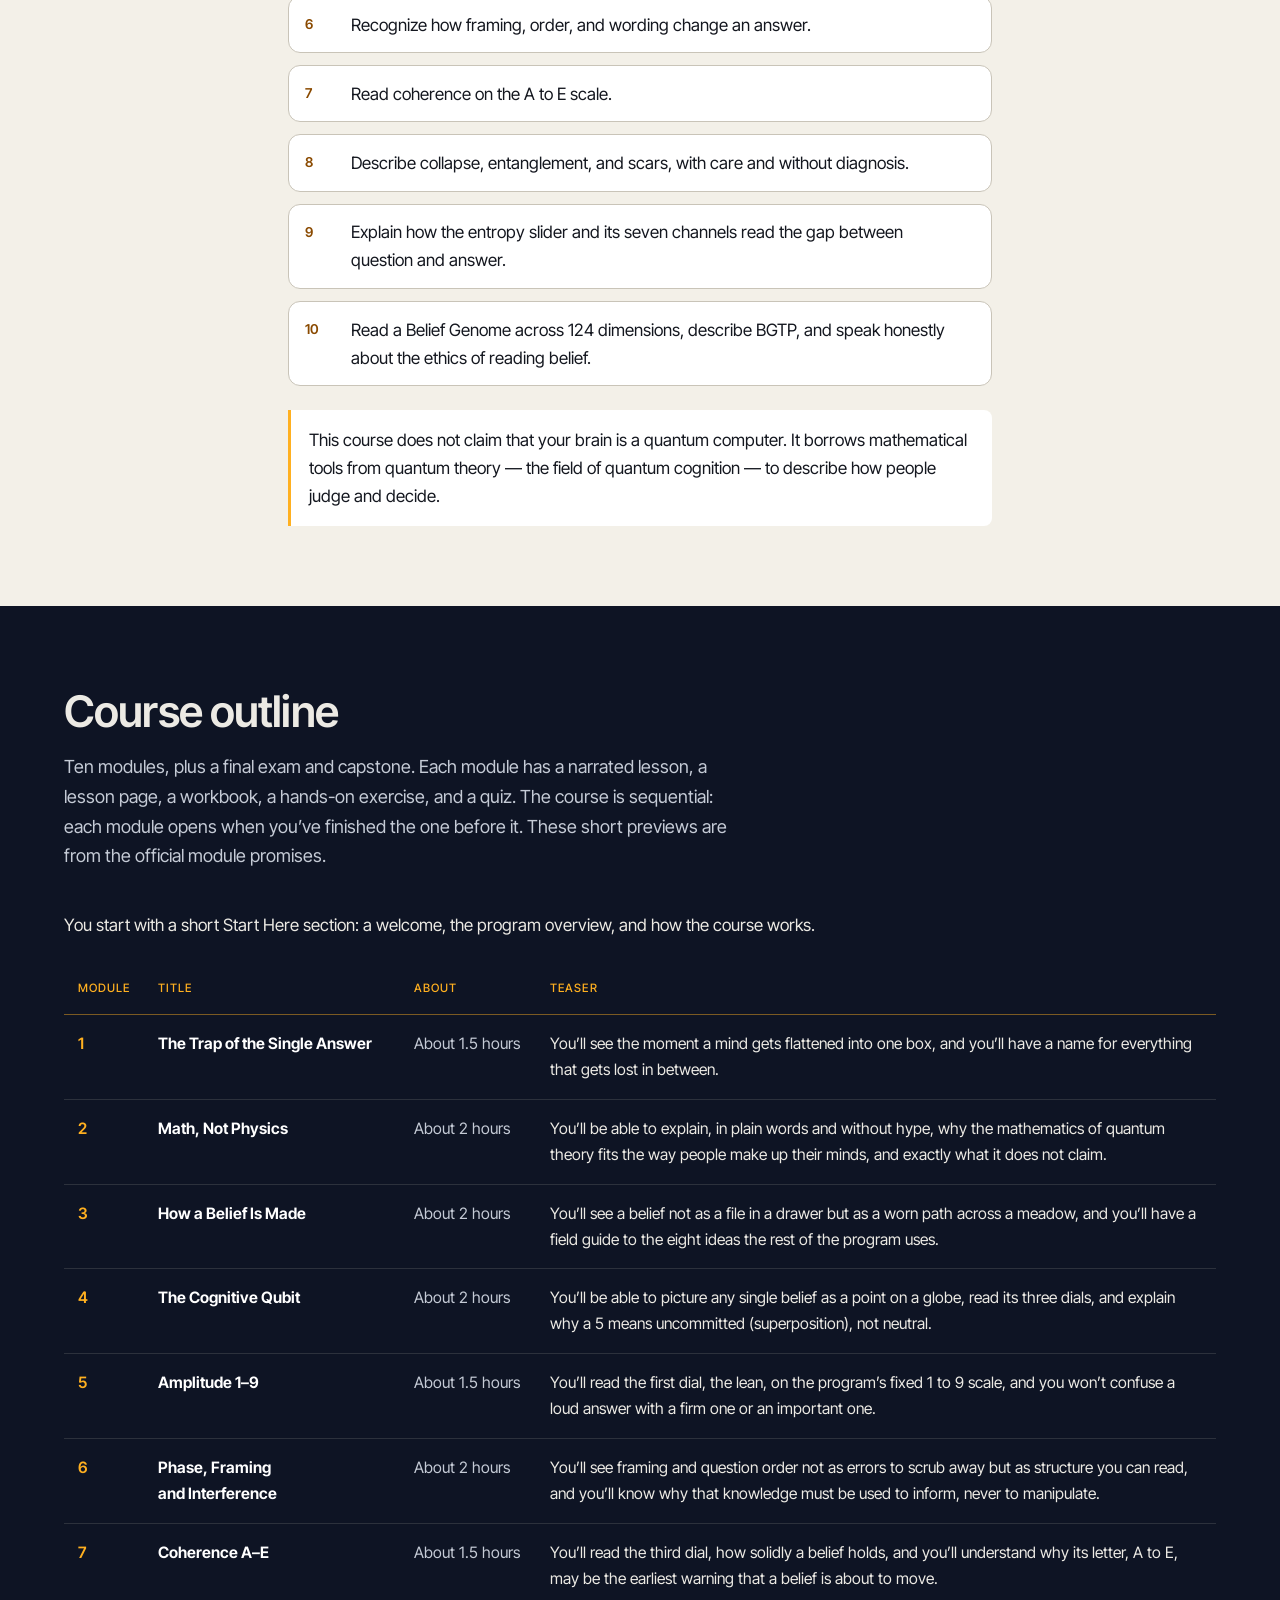
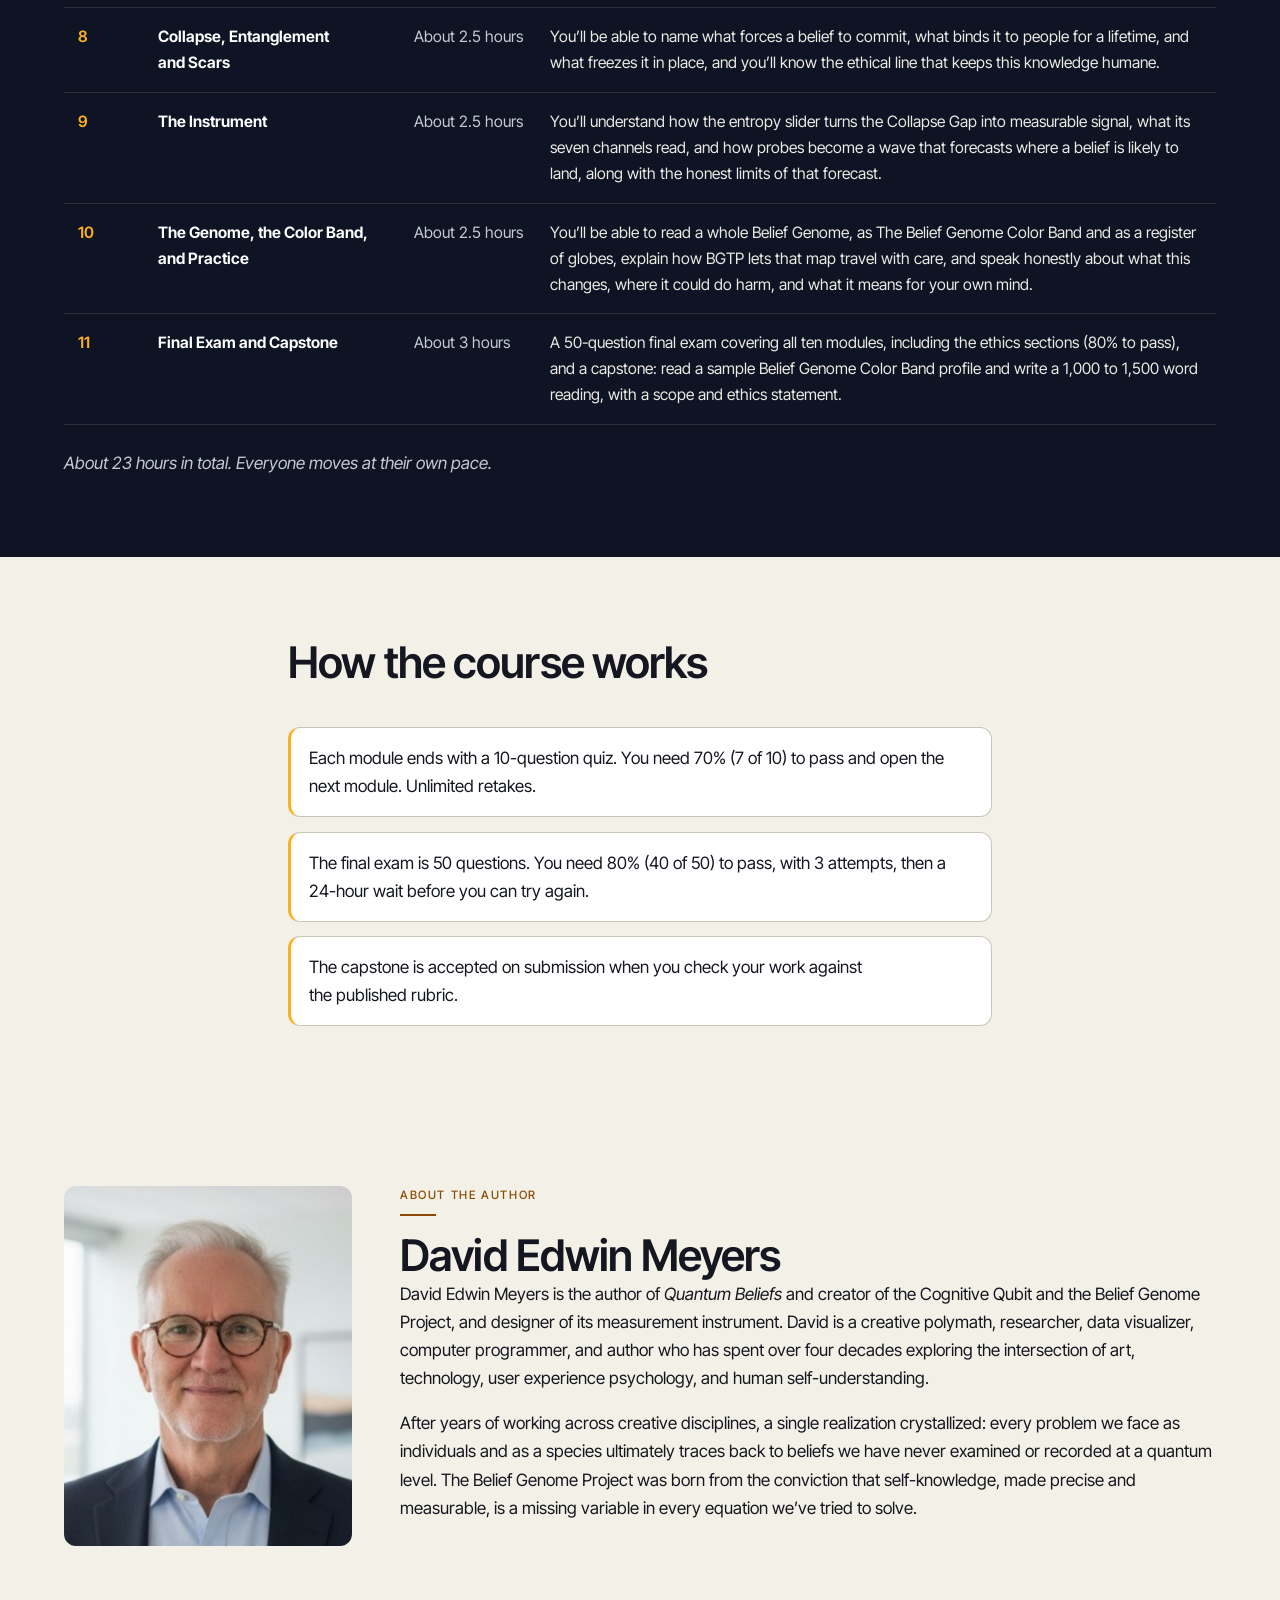
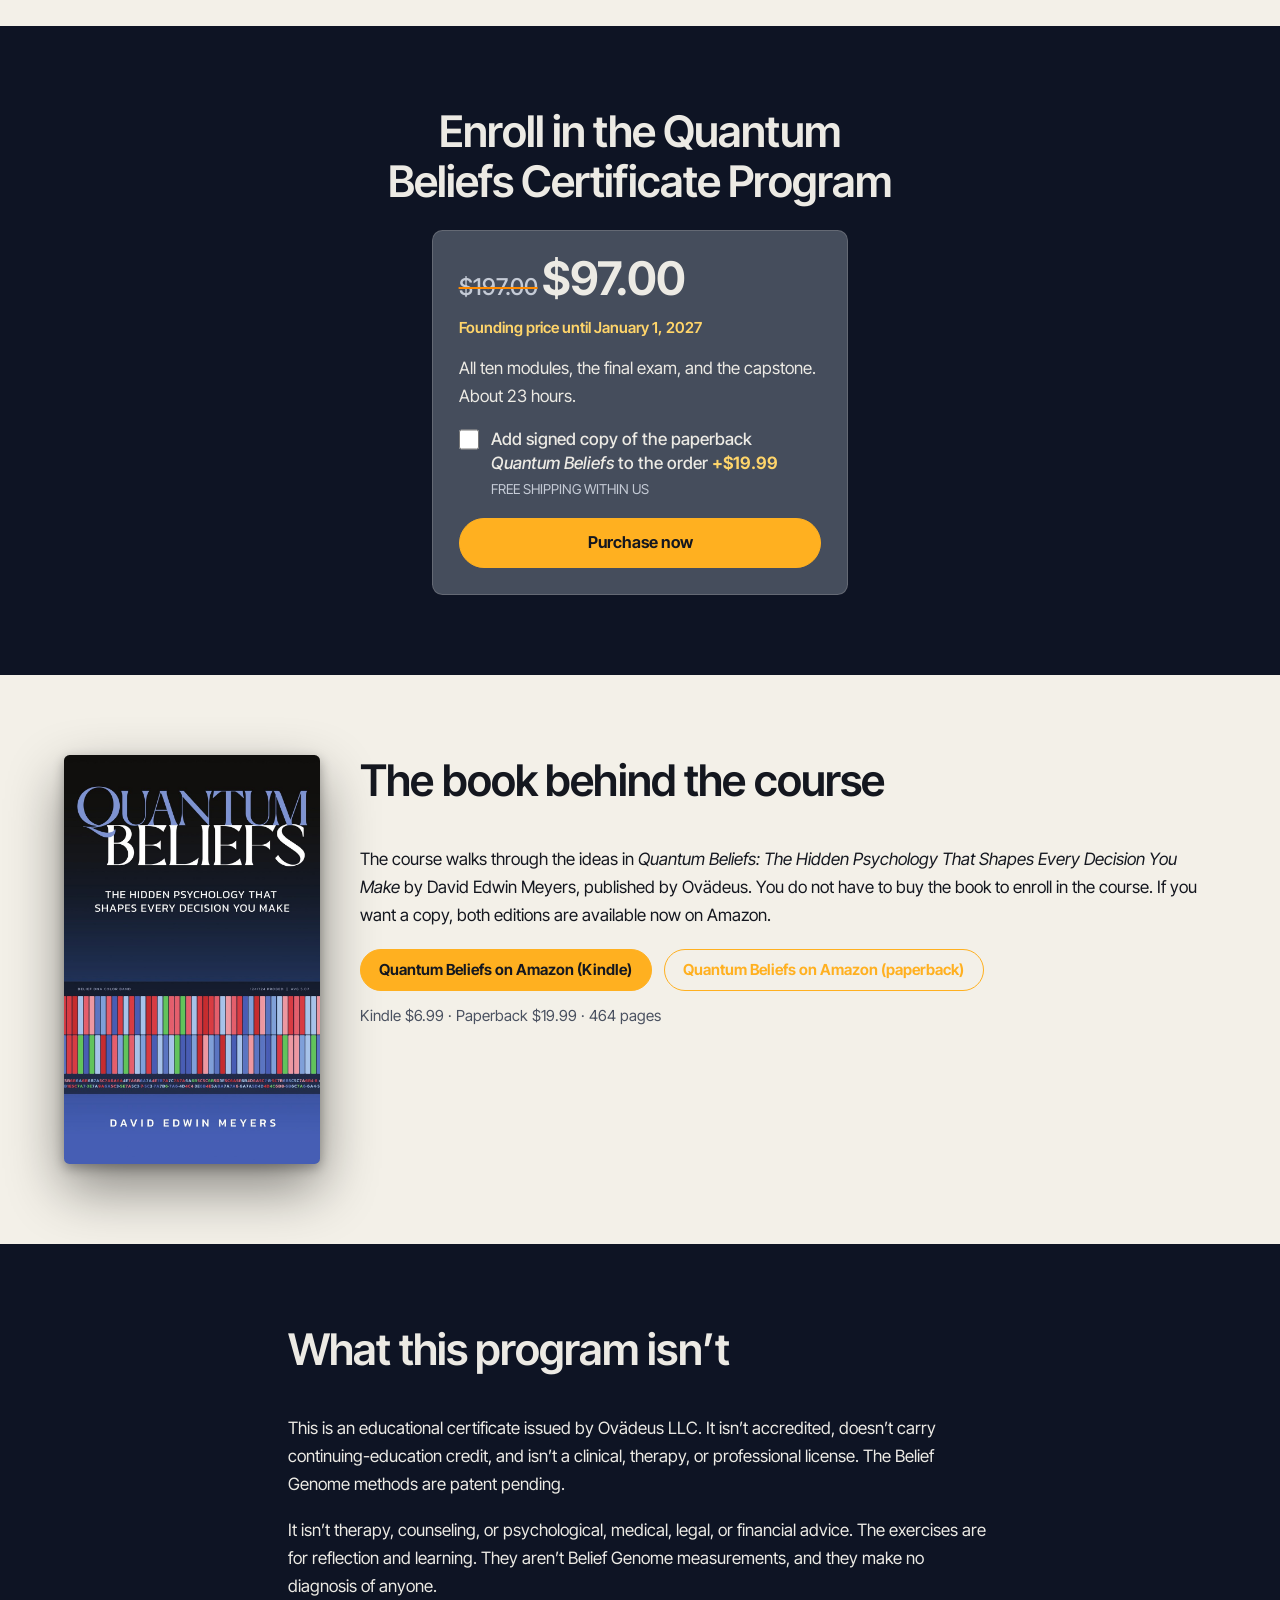
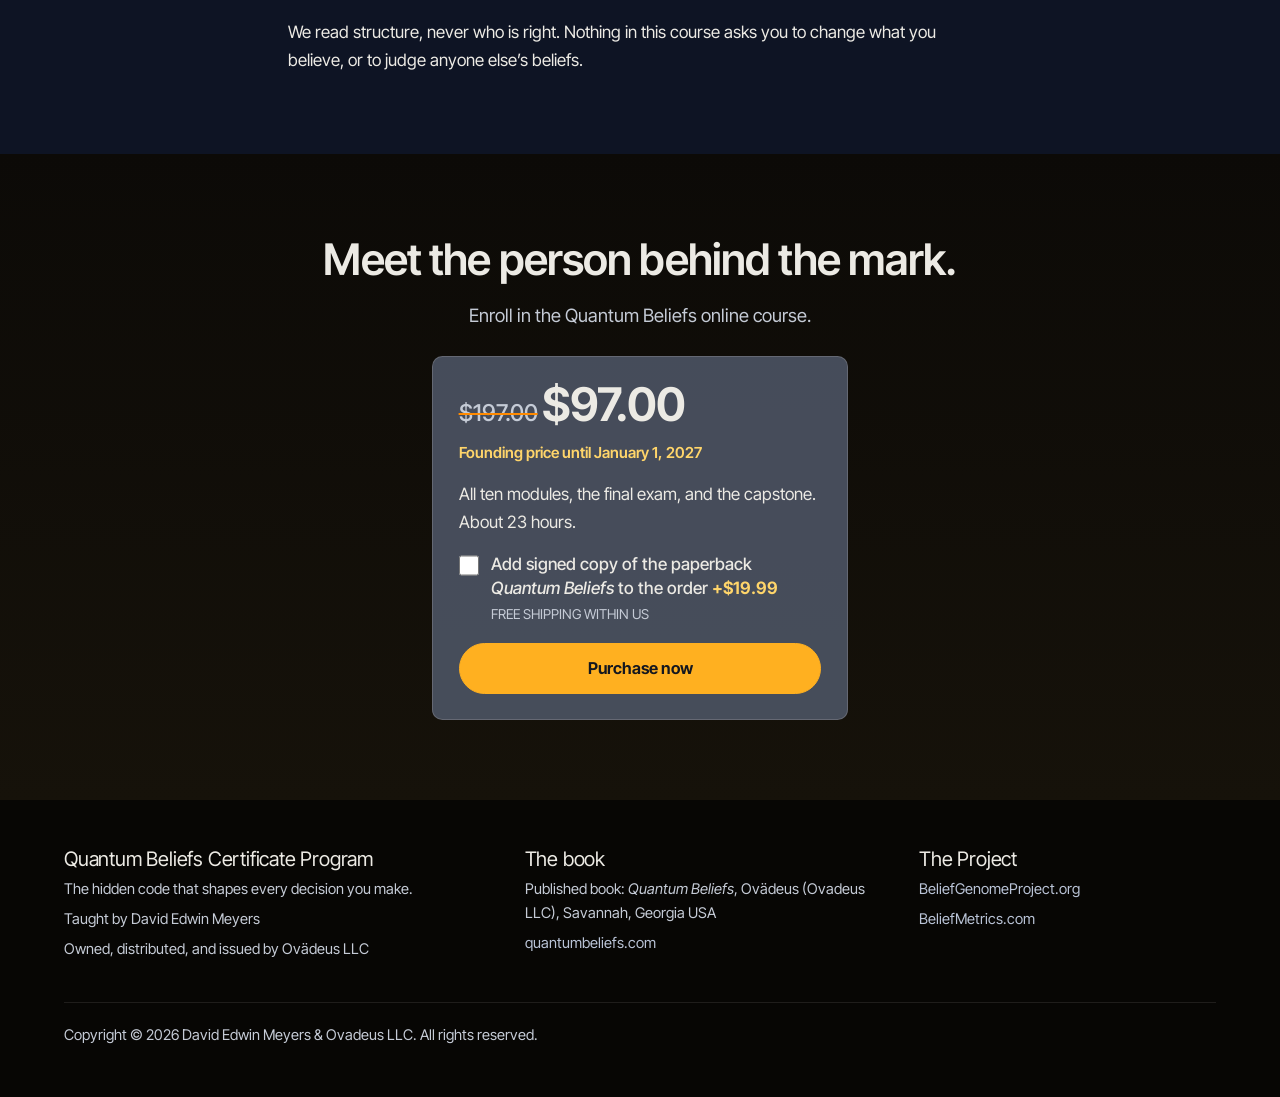
<file: certification/index.html>
<!DOCTYPE html>
<html lang="en">
<head>
  <meta charset="utf-8">
  <meta name="viewport" content="width=device-width, initial-scale=1">
  <title>Enroll · Quantum Beliefs Certificate Program</title>
  <meta name="description" content="Enroll in the Quantum Beliefs Certificate Program, a self-paced course in the framework of the book Quantum Beliefs by David Edwin Meyers.">
  <meta name="robots" content="noindex, nofollow">
  <meta name="author" content="David Edwin Meyers">
  <meta name="theme-color" content="#0E1424">
  <link rel="canonical" href="https://quantumbeliefs.com/certification">
  <meta property="og:type" content="website">
  <meta property="og:url" content="https://quantumbeliefs.com/certification">
  <meta property="og:title" content="Quantum Beliefs Certificate Program">
  <meta property="og:description" content="Enroll in the Quantum Beliefs Certificate Program, a self-paced course in the framework of the book Quantum Beliefs by David Edwin Meyers.">
  <meta property="og:image" content="https://quantumbeliefs.com/assets/og-image.jpg">
  <meta property="og:image:width" content="1200">
  <meta property="og:image:height" content="630">
  <meta property="og:locale" content="en_US">
  <meta name="twitter:card" content="summary_large_image">
  <meta name="twitter:url" content="https://quantumbeliefs.com/certification">
  <meta name="twitter:title" content="Quantum Beliefs Certificate Program">
  <meta name="twitter:description" content="Enroll in the Quantum Beliefs Certificate Program, a self-paced course in the framework of the book Quantum Beliefs by David Edwin Meyers.">
  <meta name="twitter:image" content="https://quantumbeliefs.com/assets/og-image.jpg">
  <link rel="icon" href="/assets/favicon.png" type="image/png">
  <link rel="apple-touch-icon" href="/assets/logo-bgp.png">
  <link rel="stylesheet" href="/styles.css?v=20261124-linkedin-launch">
  <link rel="stylesheet" href="/linkedin/linkedin.css?v=20261126-audience8">
  <link rel="stylesheet" href="/certification/certification.css?v=20261126-paid3">
</head>
<body class="linkedin-page certification-page">
  <a class="skip-link" href="#enroll-card">Skip to enrollment</a>

  <header class="site-header linkedin-header cert-header" id="top">
    <div class="header-inner">
      <a class="brand" href="https://quantumbeliefs.com/">
        <img src="/assets/logo-bgp.png" alt="" width="40" height="40">
        <span class="brand-stack">
          <span class="brand-text">Quantum Beliefs</span>
          <span class="brand-eyebrow">A course from the Belief Genome Project</span>
        </span>
      </a>
      <!-- Countdown to the founding-price deadline (2027-01-01 00:00 America/New_York). Hidden until certification.js confirms the deadline is still ahead; hidden again for good once it passes. -->
      <div class="countdown" id="countdown" hidden>
        <p class="countdown-label" id="countdown-label">Founding price ends&nbsp;in</p>
        <p class="countdown-clock" role="timer" aria-labelledby="countdown-label" aria-describedby="countdown-deadline">
          <span class="cd-unit"><span class="cd-num" id="cd-days">00</span> <span class="cd-lab">days</span></span>
          <span class="cd-unit"><span class="cd-num" id="cd-hours">00</span> <span class="cd-lab">hours</span></span>
          <span class="cd-unit"><span class="cd-num" id="cd-minutes">00</span> <span class="cd-lab">minutes</span></span>
          <span class="cd-unit"><span class="cd-num" id="cd-seconds">00</span> <span class="cd-lab">seconds</span></span>
        </p>
        <p class="visually-hidden" id="countdown-deadline">The founding price ends January 1, 2027 at 12:00 a.m. Eastern&nbsp;Time.</p>
      </div>
    </div>
  </header>

  <main id="main">
    <section class="hero linkedin-hero" aria-labelledby="hero-headline">
      <div class="wrap linkedin-hero-inner">
        <div class="hero-col hero-col-left">
        <div class="hero-copy hero-copy-intro">
          <p class="kicker">Quantum Beliefs Certificate&nbsp;Program</p>
          <h1 id="hero-headline" class="hero-headline"><span class="h1-line">Enroll in the</span> <span class="h1-line">Quantum Beliefs</span> <span class="h1-line">online&nbsp;course</span></h1>
          <p class="hero-lead">This self-paced course teaches the framework from <cite>Quantum Beliefs</cite> by David Edwin Meyers: how a belief forms, how it’s held, and how it can be read with&nbsp;care.</p>
        </div>
        <div class="signup-card signup-card-hero cta-card" id="enroll-card">
          <h2 class="form-card-title visually-hidden">Enroll in the Quantum Beliefs Certificate&nbsp;Program</h2>
          <div class="price-block" data-offer="pending">
            <p class="price-line when-founding"><span class="visually-hidden">Regular price </span><s class="price-was" data-price="regular">$197.00</s> <span class="visually-hidden">now </span><span class="price-now" data-price="founding">$97.00</span></p>
            <p class="price-line when-regular"><span class="visually-hidden">Price </span><span class="price-now" data-price="regular">$197.00</span></p>
            <p class="price-note when-founding">Founding price until January&nbsp;1,&nbsp;2027</p>
            <p class="price-note when-pending"><span data-price="founding">$97.00</span> until January 1, 2027, then <span data-price="regular">$197.00</span>.</p>
          </div>
          <p class="cta-value">All ten modules, the final exam, and the capstone. About 23&nbsp;hours.</p>
          <div class="addon-option">
            <input type="checkbox" id="addon-hero" class="js-addon" name="addon" value="signed-paperback" aria-describedby="addon-note-hero">
            <label for="addon-hero">Add signed copy of the paperback <cite>Quantum Beliefs</cite> to the&nbsp;order&nbsp;<span class="addon-price">+$19.99</span></label>
            <p class="addon-note" id="addon-note-hero">FREE SHIPPING WITHIN&nbsp;US</p>
          </div>
          <a class="btn btn-primary btn-lg js-checkout" href="#enroll-card">Purchase now</a>
          <noscript><p class="cta-noscript">JavaScript is off. Enroll at <a href="https://quantumbeliefs.sungazer.com">quantumbeliefs.sungazer.com</a>.</p></noscript>
        </div>
        </div>
        <div class="hero-col hero-col-right">
        <figure class="hero-art">
          <img src="/assets/linkedin-hero-sphere.svg?v=20261126-v4" width="6182" height="3275" alt="Glowing wireframe sphere representing the cognitive qubit, surrounded by three small dials for amplitude, phase, and coherence.">
        </figure>
        <div class="hero-copy hero-copy-more">
          <p class="hero-tagline">The hidden code that shapes every decision we&nbsp;make.</p>
          <ul class="hero-audience">
            <li><strong class="aud-field">For UX and behavior researchers</strong> <span class="aud-benefit">Read users far more deeply than a rating scale&nbsp;allows.</span></li>
            <li><strong class="aud-field">For social scientists and survey researchers</strong> <span class="aud-benefit">Get a deeper, more intimate reading from every&nbsp;respondent.</span></li>
            <li><strong class="aud-field">For cognitive scientists</strong> <span class="aud-benefit">Measure the path entropy to an answer as well as the final&nbsp;answer.</span></li>
            <li><strong class="aud-field">For psychologists and clinicians</strong> <span class="aud-benefit">Allow clients a way to better understand themselves and the decisions they&nbsp;make.</span></li>
          </ul>
          <p class="hero-support">Enrollment includes the full Quantum Beliefs Certificate Program: all ten modules, the final exam, and the capstone. About 23 hours. Go at your own&nbsp;pace.</p>
        </div>
        </div>
      </div>
    </section>

    <div class="belief-band" aria-hidden="true"></div>

    <section class="section section-paper" id="learn" aria-labelledby="learn-heading">
      <div class="wrap narrow">
        <header class="section-head">
          <h2 id="learn-heading">What you’ll&nbsp;learn</h2>
          <p class="section-lead">This program teaches the framework from <cite>Quantum Beliefs</cite>. You’ll learn how a belief forms, how it’s held, and how it can be read with care, using the Cognitive Qubit, its three dials (amplitude, phase, and coherence), and The Belief Genome Color&nbsp;Band.</p>
        </header>
        <p class="objectives-intro">By the end of the program you’ll be able&nbsp;to:</p>
        <ol class="objectives-list">
          <li>Explain why a single survey answer hides most of what a belief is, and what the Collapse Gap&nbsp;reveals.</li>
          <li>Explain why this framework is “math, not&nbsp;physics.”</li>
          <li>Describe how the brain makes and keeps a&nbsp;belief.</li>
          <li>Use the Cognitive Qubit and its three dials to describe how a belief is&nbsp;held.</li>
          <li>Read amplitude on the 1 to 9 scale, where 5 means uncommitted (in superposition), not&nbsp;neutral.</li>
          <li>Recognize how framing, order, and wording change an&nbsp;answer.</li>
          <li>Read coherence on the A to E&nbsp;scale.</li>
          <li>Describe collapse, entanglement, and scars, with care and without&nbsp;diagnosis.</li>
          <li>Explain how the entropy slider and its seven channels read the gap between question and&nbsp;answer.</li>
          <li>Read a Belief Genome across 124 dimensions, describe BGTP, and speak honestly about the ethics of reading&nbsp;belief.</li>
        </ol>
        <p class="metaphor-note">This course does not claim that your brain is a quantum computer. It borrows mathematical tools from quantum theory — the field of quantum cognition — to describe how people judge and&nbsp;decide.</p>
      </div>
    </section>

    <section class="section section-navy" id="outline" aria-labelledby="outline-heading">
      <div class="wrap">
        <header class="section-head">
          <h2 id="outline-heading">Course&nbsp;outline</h2>
          <p class="section-lead on-dark">Ten modules, plus a final exam and capstone. Each module has a narrated lesson, a lesson page, a workbook, a hands-on exercise, and a quiz. The course is sequential: each module opens when you’ve finished the one before it. These short previews are from the official module&nbsp;promises.</p>
        </header>
        <p class="orientation-line">You start with a short Start Here section: a welcome, the program overview, and how the course&nbsp;works.</p>
        <div class="outline-scroll">
          <table class="outline-table">
            <caption class="visually-hidden">Official module titles, hour estimates, and teaser&nbsp;promises</caption>
            <thead>
              <tr>
                <th scope="col">Module</th>
                <th scope="col">Title</th>
                <th scope="col">About</th>
                <th scope="col">Teaser</th>
              </tr>
            </thead>
            <tbody>
              <tr>
                <th scope="row">1</th>
                <td>The Trap of the Single&nbsp;Answer</td>
                <td>About 1.5&nbsp;hours</td>
                <td>You’ll see the moment a mind gets flattened into one box, and you’ll have a name for everything that gets lost in&nbsp;between.</td>
              </tr>
              <tr>
                <th scope="row">2</th>
                <td>Math, Not&nbsp;Physics</td>
                <td>About 2&nbsp;hours</td>
                <td>You’ll be able to explain, in plain words and without hype, why the mathematics of quantum theory fits the way people make up their minds, and exactly what it does not&nbsp;claim.</td>
              </tr>
              <tr>
                <th scope="row">3</th>
                <td>How a Belief Is&nbsp;Made</td>
                <td>About 2&nbsp;hours</td>
                <td>You’ll see a belief not as a file in a drawer but as a worn path across a meadow, and you’ll have a field guide to the eight ideas the rest of the program&nbsp;uses.</td>
              </tr>
              <tr>
                <th scope="row">4</th>
                <td>The Cognitive&nbsp;Qubit</td>
                <td>About 2&nbsp;hours</td>
                <td>You’ll be able to picture any single belief as a point on a globe, read its three dials, and explain why a 5 means uncommitted (superposition), not&nbsp;neutral.</td>
              </tr>
              <tr>
                <th scope="row">5</th>
                <td>Amplitude&nbsp;1–9</td>
                <td>About 1.5&nbsp;hours</td>
                <td>You’ll read the first dial, the lean, on the program’s fixed 1 to 9 scale, and you won’t confuse a loud answer with a firm one or an important&nbsp;one.</td>
              </tr>
              <tr>
                <th scope="row">6</th>
                <td>Phase, Framing and&nbsp;Interference</td>
                <td>About 2&nbsp;hours</td>
                <td>You’ll see framing and question order not as errors to scrub away but as structure you can read, and you’ll know why that knowledge must be used to inform, never to&nbsp;manipulate.</td>
              </tr>
              <tr>
                <th scope="row">7</th>
                <td>Coherence&nbsp;A–E</td>
                <td>About 1.5&nbsp;hours</td>
                <td>You’ll read the third dial, how solidly a belief holds, and you’ll understand why its letter, A to E, may be the earliest warning that a belief is about to&nbsp;move.</td>
              </tr>
              <tr>
                <th scope="row">8</th>
                <td>Collapse, Entanglement and&nbsp;Scars</td>
                <td>About 2.5&nbsp;hours</td>
                <td>You’ll be able to name what forces a belief to commit, what binds it to people for a lifetime, and what freezes it in place, and you’ll know the ethical line that keeps this knowledge&nbsp;humane.</td>
              </tr>
              <tr>
                <th scope="row">9</th>
                <td>The&nbsp;Instrument</td>
                <td>About 2.5&nbsp;hours</td>
                <td>You’ll understand how the entropy slider turns the Collapse Gap into measurable signal, what its seven channels read, and how probes become a wave that forecasts where a belief is likely to land, along with the honest limits of that&nbsp;forecast.</td>
              </tr>
              <tr>
                <th scope="row">10</th>
                <td>The Genome, the Color Band, and&nbsp;Practice</td>
                <td>About 2.5&nbsp;hours</td>
                <td>You’ll be able to read a whole Belief Genome, as The Belief Genome Color Band and as a register of globes, explain how BGTP lets that map travel with care, and speak honestly about what this changes, where it could do harm, and what it means for your own&nbsp;mind.</td>
              </tr>
              <tr>
                <th scope="row">11</th>
                <td>Final Exam and&nbsp;Capstone</td>
                <td>About 3&nbsp;hours</td>
                <td>A 50-question final exam covering all ten modules, including the ethics sections (80% to pass), and a capstone: read a sample Belief Genome Color Band profile and write a 1,000 to 1,500 word reading, with a scope and ethics&nbsp;statement.</td>
              </tr>
            </tbody>
          </table>
        </div>
        <p class="outline-close">About 23 hours in total. Everyone moves at their own&nbsp;pace.</p>
      </div>
    </section>

    <section class="section section-paper" id="how-it-works" aria-labelledby="how-heading">
      <div class="wrap narrow">
        <header class="section-head">
          <h2 id="how-heading">How the course&nbsp;works</h2>
        </header>
        <ul class="how-list">
          <li>Each module ends with a 10-question quiz. You need 70% (7 of 10) to pass and open the next module. Unlimited&nbsp;retakes.</li>
          <li>The final exam is 50 questions. You need 80% (40 of 50) to pass, with 3 attempts, then a 24-hour wait before you can try&nbsp;again.</li>
          <li>The capstone is accepted on submission when you check your work against the published&nbsp;rubric.</li>
        </ul>
      </div>
    </section>

    <section class="section section-paper" id="author" aria-labelledby="author-heading">
      <div class="wrap author-grid">
        <figure class="author-photo">
          <img src="/assets/author/david-edwin-meyers.jpg" width="800" height="800" alt="Portrait of David Edwin Meyers, author of Quantum Beliefs" loading="lazy">
        </figure>
        <div>
          <p class="kicker kicker-ink">About the author</p>
          <h2 id="author-heading">David Edwin Meyers</h2>
          <div class="prose">
            <p>David Edwin Meyers is the author of <cite>Quantum Beliefs</cite> and creator of the Cognitive Qubit and the Belief Genome Project, and designer of its measurement instrument. David is a creative polymath, researcher, data visualizer, computer programmer, and author who has spent over four decades exploring the intersection of art, technology, user experience psychology, and human&nbsp;self-understanding.</p>
            <p>After years of working across creative disciplines, a single realization crystallized: every problem we face as individuals and as a species ultimately traces back to beliefs we have never examined or recorded at a quantum level. The Belief Genome Project was born from the conviction that self-knowledge, made precise and measurable, is a missing variable in every equation we’ve tried to&nbsp;solve.</p>
          </div>
        </div>
      </div>
    </section>

    <section class="section section-navy enroll-band" id="enroll" aria-labelledby="enroll-heading">
      <div class="wrap narrow enroll-inner">
        <h2 id="enroll-heading">Enroll in the Quantum Beliefs Certificate&nbsp;Program</h2>
        <div class="cta-card cta-card-band">
          <div class="price-block" data-offer="pending">
            <p class="price-line when-founding"><span class="visually-hidden">Regular price </span><s class="price-was" data-price="regular">$197.00</s> <span class="visually-hidden">now </span><span class="price-now" data-price="founding">$97.00</span></p>
            <p class="price-line when-regular"><span class="visually-hidden">Price </span><span class="price-now" data-price="regular">$197.00</span></p>
            <p class="price-note when-founding">Founding price until January&nbsp;1,&nbsp;2027</p>
            <p class="price-note when-pending"><span data-price="founding">$97.00</span> until January 1, 2027, then <span data-price="regular">$197.00</span>.</p>
          </div>
          <p class="cta-value">All ten modules, the final exam, and the capstone. About 23&nbsp;hours.</p>
          <div class="addon-option">
            <input type="checkbox" id="addon-band" class="js-addon" name="addon" value="signed-paperback" aria-describedby="addon-note-band">
            <label for="addon-band">Add signed copy of the paperback <cite>Quantum Beliefs</cite> to the&nbsp;order&nbsp;<span class="addon-price">+$19.99</span></label>
            <p class="addon-note" id="addon-note-band">FREE SHIPPING WITHIN&nbsp;US</p>
          </div>
          <a class="btn btn-primary btn-lg js-checkout" href="#enroll">Purchase now</a>
        </div>
      </div>
    </section>

    <section class="section section-paper" id="book" aria-labelledby="book-heading">
      <div class="wrap book-grid">
        <div class="book-cover">
          <img
            src="/assets/cover-quantum-beliefs-web.jpg"
            width="900"
            height="1440"
            alt="Cover of Quantum Beliefs by David Edwin Meyers">
        </div>
        <div class="book-copy">
          <header class="section-head">
            <h2 id="book-heading">The book behind the&nbsp;course</h2>
          </header>
          <div class="prose">
            <p>The course walks through the ideas in <cite>Quantum Beliefs: The Hidden Psychology That Shapes Every Decision You Make</cite> by David Edwin Meyers, published by Ovädeus. You do not have to buy the book to enroll in the course. If you want a copy, both editions are available now on&nbsp;Amazon.</p>
          </div>
          <p class="book-links">
            <a class="btn btn-primary" href="https://www.amazon.com/dp/B0HP9FCWVP" target="_blank" rel="noopener noreferrer">Quantum Beliefs on Amazon (Kindle)</a>
            <a class="btn btn-ghost btn-ghost-on-paper" href="https://www.amazon.com/dp/B0HRRKL9PH" target="_blank" rel="noopener noreferrer">Quantum Beliefs on Amazon&nbsp;(paperback)</a>
          </p>
          <p class="book-price-line">Kindle $6.99 · Paperback $19.99 · 464&nbsp;pages</p>
        </div>
      </div>
    </section>

    <section class="section section-navy" id="disclaimer" aria-labelledby="isnt-heading">
      <div class="wrap narrow">
        <header class="section-head">
          <h2 id="isnt-heading">What this program&nbsp;isn’t</h2>
        </header>
        <div class="prose on-dark">
          <p>This is an educational certificate issued by Ovädeus LLC. It isn’t accredited, doesn’t carry continuing-education credit, and isn’t a clinical, therapy, or professional license. The Belief Genome methods are patent&nbsp;pending.</p>
          <p>It isn’t therapy, counseling, or psychological, medical, legal, or financial advice. The exercises are for reflection and learning. They aren’t Belief Genome measurements, and they make no diagnosis of&nbsp;anyone.</p>
          <p>We read structure, never who is right. Nothing in this course asks you to change what you believe, or to judge anyone else’s&nbsp;beliefs.</p>
        </div>
      </div>
    </section>

    <section class="section final-cta cert-final" id="enroll-final" aria-labelledby="final-heading">
      <div class="wrap final-inner">
        <h2 id="final-heading">Meet the person behind the&nbsp;mark.</h2>
        <p class="final-lead">Enroll in the Quantum Beliefs online&nbsp;course.</p>
        <div class="cta-card cta-card-final">
          <div class="price-block" data-offer="pending">
            <p class="price-line when-founding"><span class="visually-hidden">Regular price </span><s class="price-was" data-price="regular">$197.00</s> <span class="visually-hidden">now </span><span class="price-now" data-price="founding">$97.00</span></p>
            <p class="price-line when-regular"><span class="visually-hidden">Price </span><span class="price-now" data-price="regular">$197.00</span></p>
            <p class="price-note when-founding">Founding price until January&nbsp;1,&nbsp;2027</p>
            <p class="price-note when-pending"><span data-price="founding">$97.00</span> until January 1, 2027, then <span data-price="regular">$197.00</span>.</p>
          </div>
          <p class="cta-value">All ten modules, the final exam, and the capstone. About 23&nbsp;hours.</p>
          <div class="addon-option">
            <input type="checkbox" id="addon-final" class="js-addon" name="addon" value="signed-paperback" aria-describedby="addon-note-final">
            <label for="addon-final">Add signed copy of the paperback <cite>Quantum Beliefs</cite> to the&nbsp;order&nbsp;<span class="addon-price">+$19.99</span></label>
            <p class="addon-note" id="addon-note-final">FREE SHIPPING WITHIN&nbsp;US</p>
          </div>
          <a class="btn btn-primary btn-lg js-checkout" href="#enroll-final">Purchase now</a>
        </div>
      </div>
    </section>
  </main>

  <footer class="site-footer">
    <div class="wrap footer-grid linkedin-footer-grid">
      <div>
        <p class="footer-title">Quantum Beliefs Certificate&nbsp;Program</p>
        <p>The hidden code that shapes every decision you&nbsp;make.</p>
        <p>Taught by David Edwin&nbsp;Meyers</p>
        <p>Owned, distributed, and issued by Ovädeus&nbsp;LLC</p>
      </div>
      <div>
        <p class="footer-title">The&nbsp;book</p>
        <p>Published book: <cite>Quantum Beliefs</cite>, Ovädeus (Ovadeus LLC), Savannah, Georgia&nbsp;USA</p>
        <p><a href="https://quantumbeliefs.com/">quantumbeliefs.com</a></p>
      </div>
      <div>
        <p class="footer-title">The&nbsp;Project</p>
        <p><a href="https://beliefgenomeproject.org" target="_blank" rel="noopener noreferrer">BeliefGenomeProject.org</a></p>
        <p><a href="https://beliefmetrics.com" target="_blank" rel="noopener noreferrer">BeliefMetrics.com</a></p>
      </div>
    </div>
    <div class="wrap footer-base">
      <p>Copyright © 2026 David Edwin Meyers &amp; Ovadeus LLC. All rights&nbsp;reserved.</p>
    </div>
  </footer>

  <div class="mobile-cta" aria-hidden="false">
    <a class="btn btn-primary js-checkout" href="#enroll-card">Purchase now</a>
  </div>

  <script src="/certification/certification.js?v=20261126-paid3" defer></script>
</body>
</html>
</file>
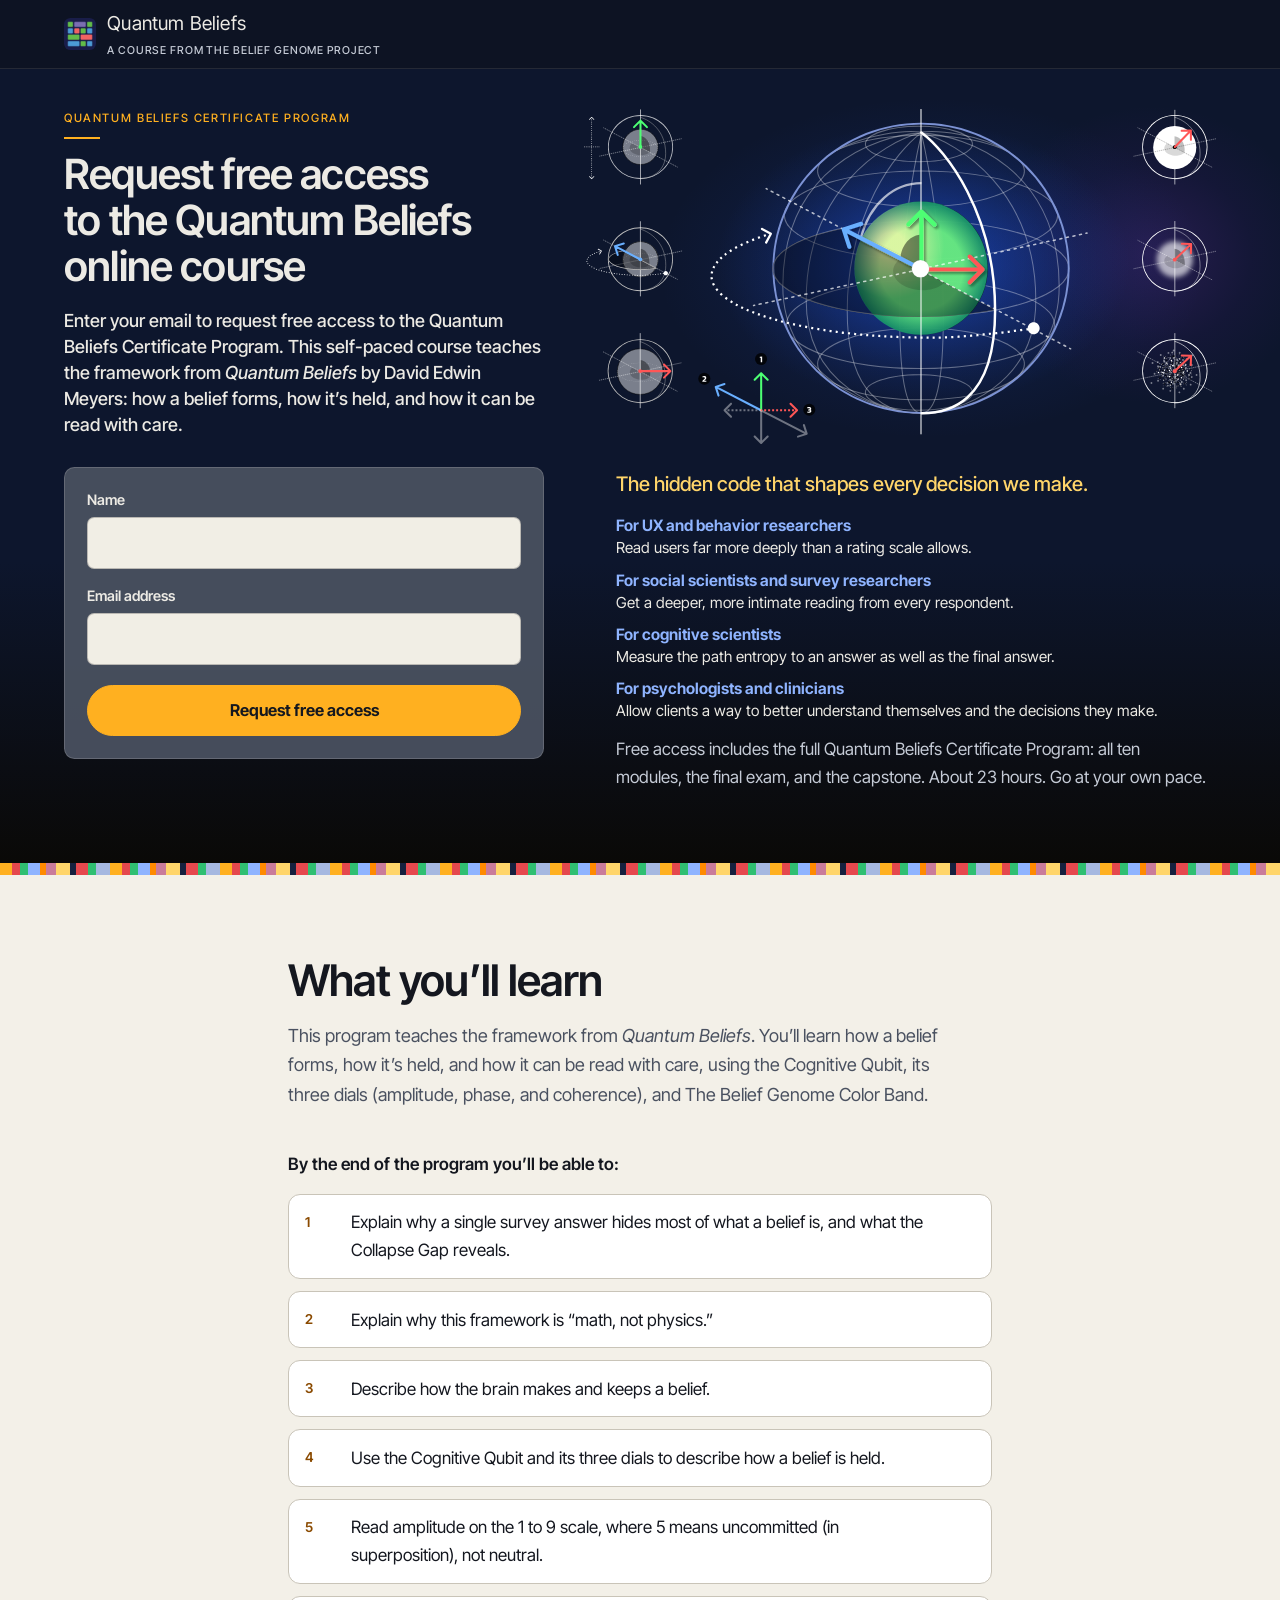
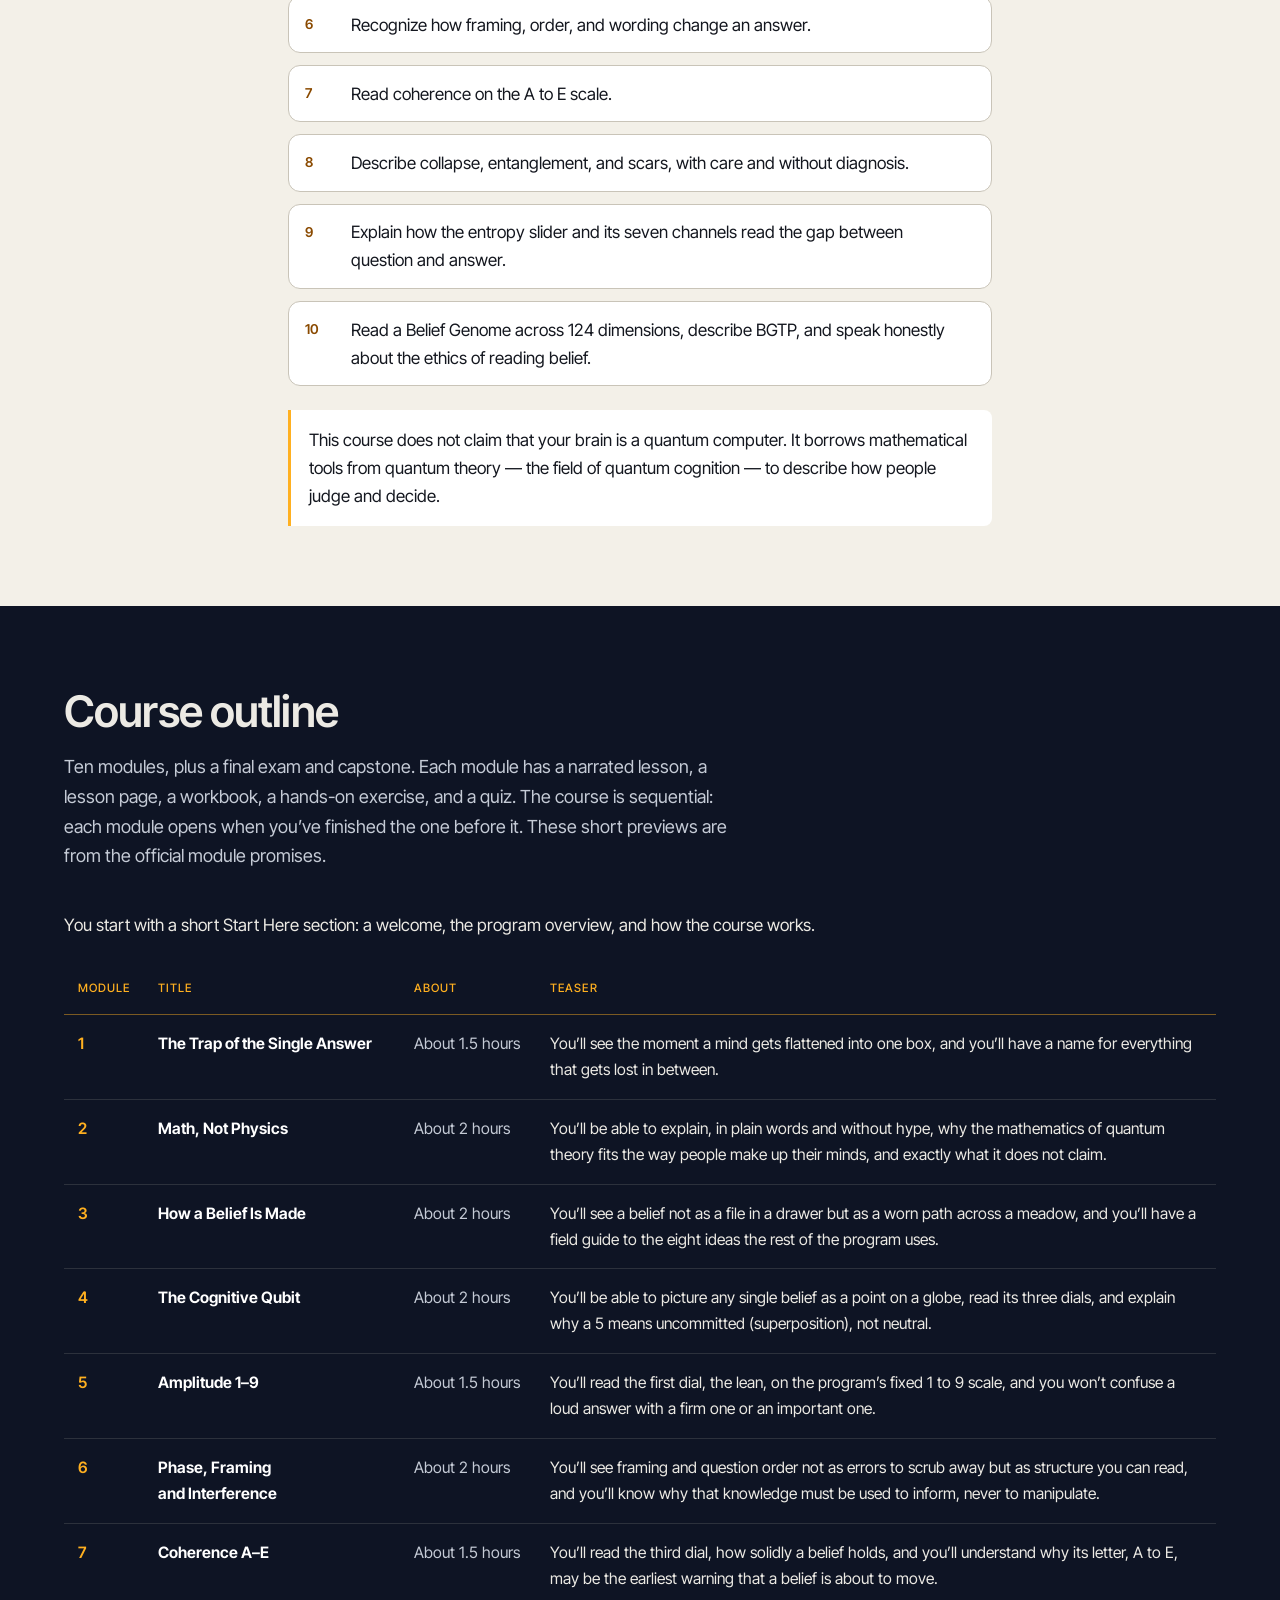
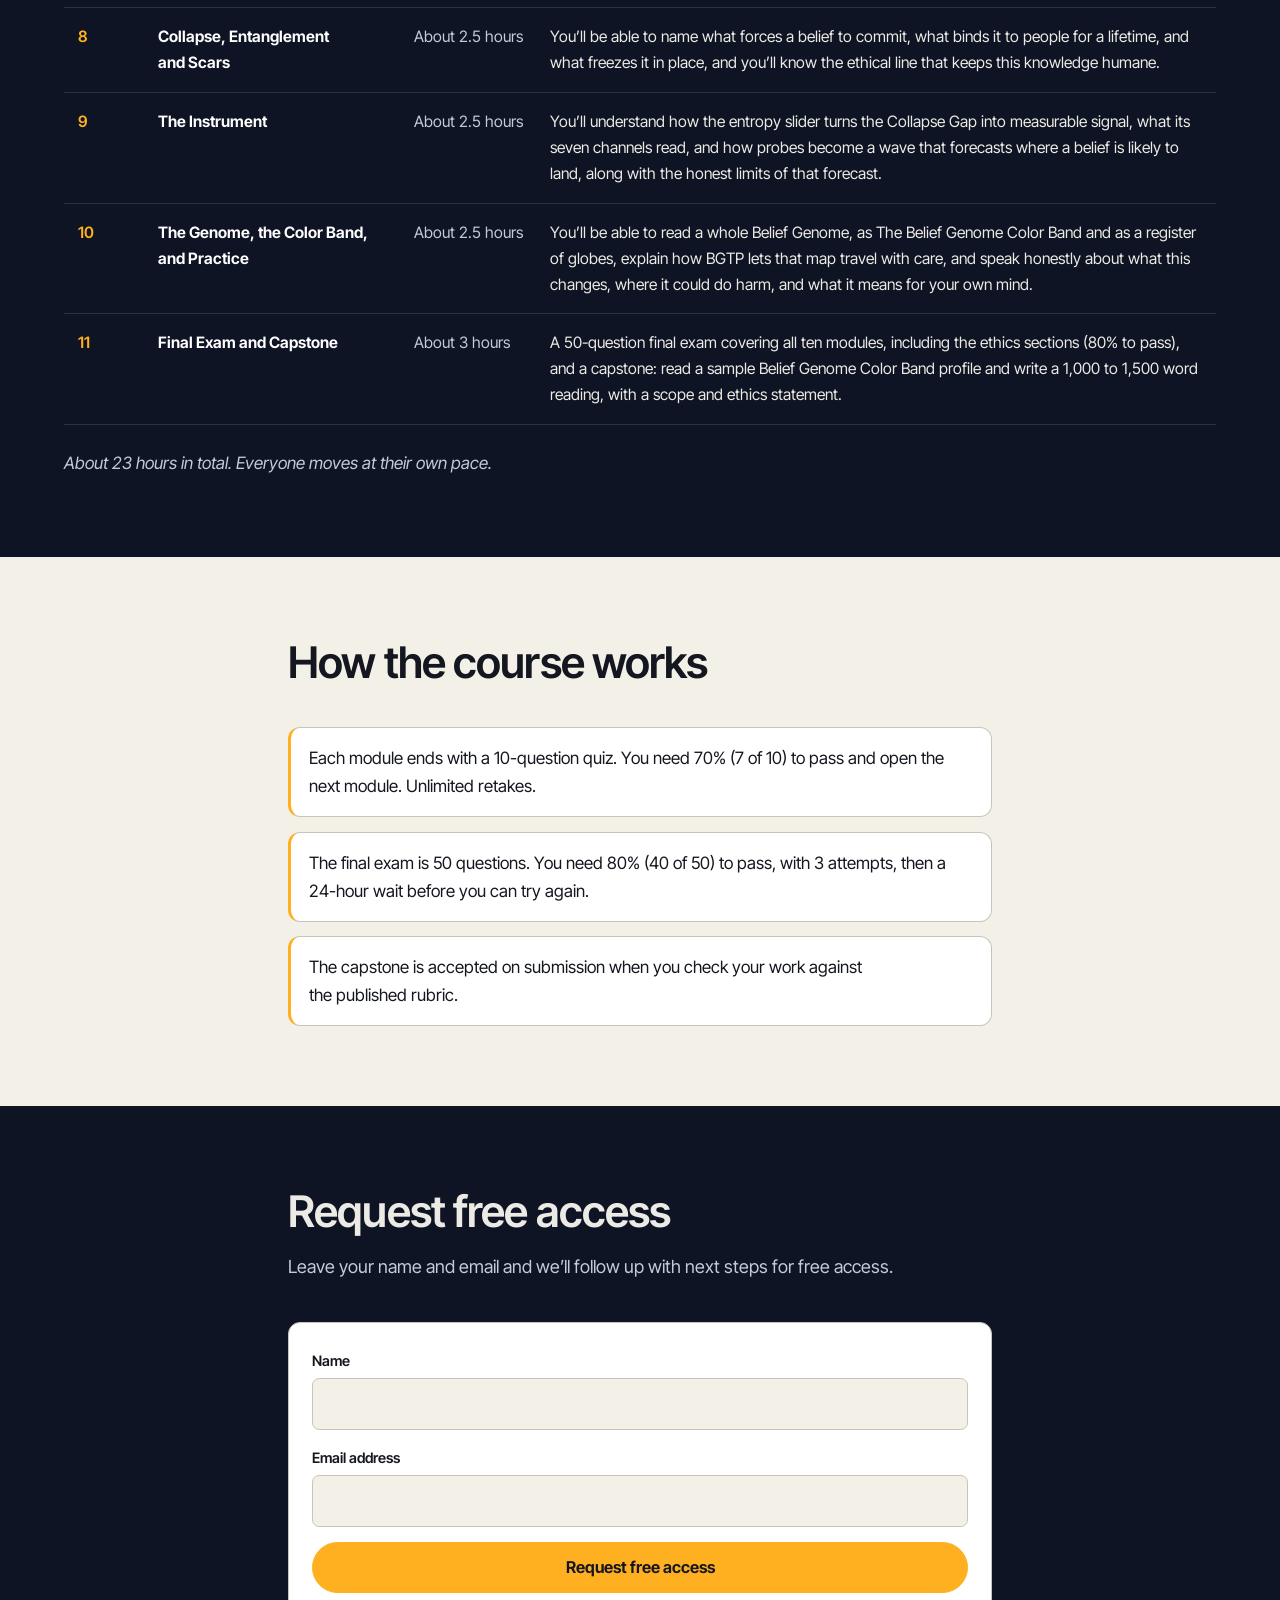
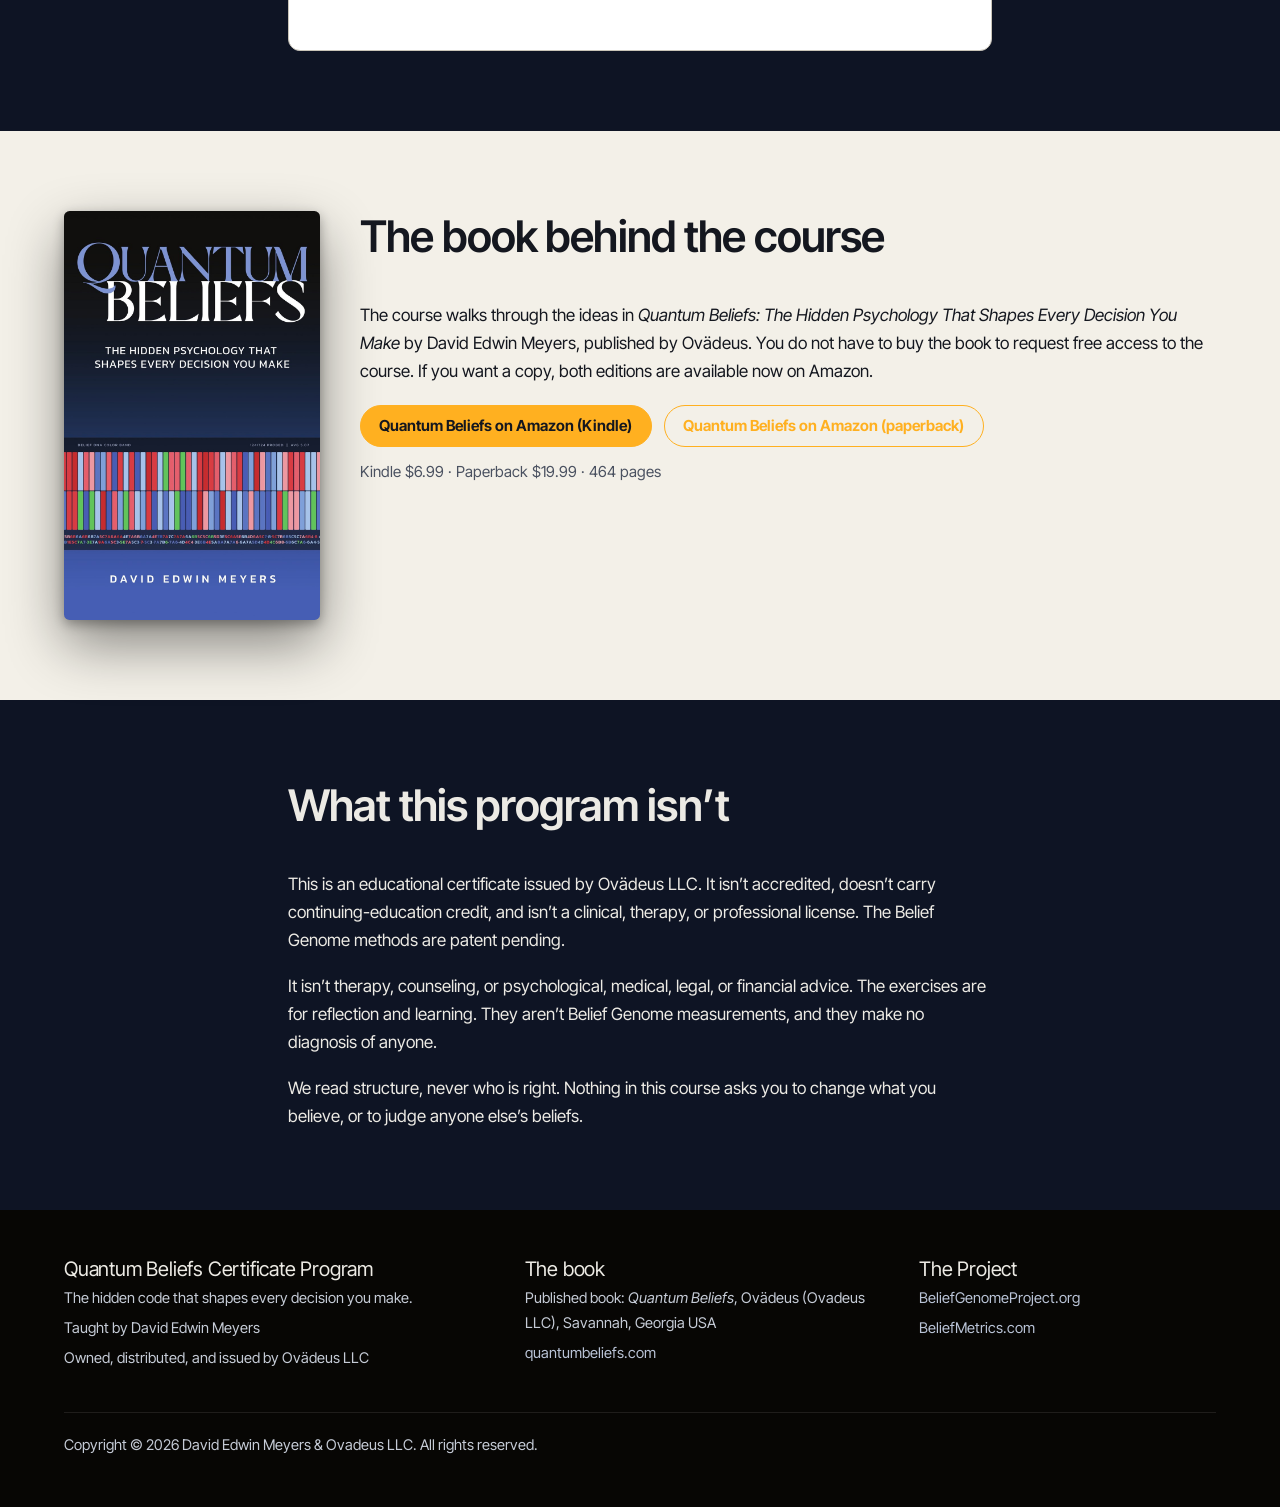
<file: linkedin/index.html>
<!DOCTYPE html>
<html lang="en">
<head>
  <meta charset="utf-8">
  <meta name="viewport" content="width=device-width, initial-scale=1">
  <title>Request free access · Quantum Beliefs Certificate Program</title>
  <meta name="description" content="Request free access to the Quantum Beliefs Certificate Program, a self-paced course in the framework of the book Quantum Beliefs by David Edwin Meyers.">
  <meta name="robots" content="noindex, nofollow">
  <meta name="author" content="David Edwin Meyers">
  <meta name="theme-color" content="#0E1424">
  <link rel="canonical" href="https://quantumbeliefs.com/linkedin">
  <meta property="og:type" content="website">
  <meta property="og:url" content="https://quantumbeliefs.com/linkedin">
  <meta property="og:title" content="Quantum Beliefs Certificate Program">
  <meta property="og:description" content="Request free access to the Quantum Beliefs Certificate Program, a self-paced course in the framework of the book Quantum Beliefs by David Edwin Meyers.">
  <meta property="og:image" content="https://quantumbeliefs.com/assets/og-image.jpg">
  <meta property="og:image:width" content="1200">
  <meta property="og:image:height" content="630">
  <meta property="og:locale" content="en_US">
  <meta name="twitter:card" content="summary_large_image">
  <meta name="twitter:url" content="https://quantumbeliefs.com/linkedin">
  <meta name="twitter:title" content="Quantum Beliefs Certificate Program">
  <meta name="twitter:description" content="Request free access to the Quantum Beliefs Certificate Program, a self-paced course in the framework of the book Quantum Beliefs by David Edwin Meyers.">
  <meta name="twitter:image" content="https://quantumbeliefs.com/assets/og-image.jpg">
  <link rel="icon" href="/assets/favicon.png" type="image/png">
  <link rel="apple-touch-icon" href="/assets/logo-bgp.png">
  <link rel="stylesheet" href="/styles.css?v=20261124-linkedin-launch">
  <link rel="stylesheet" href="/linkedin/linkedin.css?v=20261126-audience8">
</head>
<body class="linkedin-page">
  <a class="skip-link" href="#signup">Skip to sign-up form</a>


  <header class="site-header linkedin-header" id="top">
    <div class="header-inner">
      <a class="brand" href="https://quantumbeliefs.com/">
        <img src="/assets/logo-bgp.png" alt="" width="40" height="40">
        <span class="brand-stack">
          <span class="brand-text">Quantum Beliefs</span>
          <span class="brand-eyebrow">A course from the Belief Genome Project</span>
        </span>
      </a>
    </div>
  </header>

  <main id="main">
    <section class="hero linkedin-hero" aria-labelledby="hero-headline">
      <div class="wrap linkedin-hero-inner">
        <div class="hero-col hero-col-left">
        <div class="hero-copy hero-copy-intro">
          <p class="kicker">Quantum Beliefs Certificate&nbsp;Program</p>
          <h1 id="hero-headline" class="hero-headline"><span class="h1-line">Request free access</span> <span class="h1-line">to the Quantum Beliefs</span> <span class="h1-line">online&nbsp;course</span></h1>
          <p class="hero-lead">Enter your email to request free access to the Quantum Beliefs Certificate Program. This self-paced course teaches the framework from <cite>Quantum Beliefs</cite> by David Edwin Meyers: how a belief forms, how it’s held, and how it can be read with&nbsp;care.</p>
        </div>
        <div class="signup-card signup-card-hero js-form-panel" id="signup">
          <h2 class="form-card-title visually-hidden">Request free&nbsp;access</h2>
          <p class="form-card-lead visually-hidden">Leave your name and email and we’ll follow up with next steps for free&nbsp;access.</p>
          <!-- FORM: compact hero instance. Same list as the full form below. -->
          <div class="js-form-wrap">
            <!-- form markup injected below as include-like block: hero -->
                        <form id="signup-form-hero" class="signup-form js-signup-form" novalidate>

            <div class="field">
              <label for="name-hero">Name</label>
              <input id="name-hero" name="name" type="text" autocomplete="name" maxlength="200" required>
            </div>
            <div class="field">
              <label for="email-hero">Email address</label>
              <input id="email-hero" name="email" type="email" autocomplete="email" required inputmode="email" spellcheck="false">
            </div>
            <!-- Consent is implicit in submitting this form; linkedin.js and the API still receive consent=true. -->
            <div class="field-consent-implicit" hidden>
              <input id="consent-hero" name="consent" type="checkbox" value="yes" checked required tabindex="-1">
            </div>
            <div class="hp" aria-hidden="true">
              <label for="website-hero">Company</label>
              <input id="website-hero" name="website" type="text" tabindex="-1" autocomplete="off">
            </div>
            <input type="hidden" name="utm_source" value="">
            <input type="hidden" name="utm_medium" value="">
            <input type="hidden" name="utm_campaign" value="">
            <input type="hidden" name="utm_term" value="">
            <input type="hidden" name="utm_content" value="">
            <input type="hidden" name="landing_path" value="/linkedin">
            <button class="btn btn-primary btn-lg js-submit" type="submit" disabled>Request free access</button>
            <p class="form-status js-form-status" role="alert" aria-live="polite"></p>

            </form>
          </div>
          <div class="thanks-state js-thanks" hidden>
                        <div class="thanks-inner">
              <h2 class="thanks-heading js-thanks-heading" tabindex="-1">Thank&nbsp;you</h2>
              <p>We’ve received your request for free access to the Quantum Beliefs Certificate Program. We’ll email you access details at the address you&nbsp;entered.</p>
              <p>You don’t need to buy the book to continue. If you’d like a copy, the Kindle and paperback editions are on&nbsp;Amazon.</p>
              <p class="book-links">
                <a href="https://www.amazon.com/dp/B0HP9FCWVP" target="_blank" rel="noopener noreferrer">Quantum Beliefs on Amazon (Kindle)</a>
                <a href="https://www.amazon.com/dp/B0HRRKL9PH" target="_blank" rel="noopener noreferrer">Quantum Beliefs on Amazon&nbsp;(paperback)</a>
              </p>
            </div>

          </div>
        </div>
        </div>
        <div class="hero-col hero-col-right">
        <figure class="hero-art">
          <img src="/assets/linkedin-hero-sphere.svg?v=20261126-v4" width="6182" height="3275" alt="Glowing wireframe sphere representing the cognitive qubit, surrounded by three small dials for amplitude, phase, and coherence.">
        </figure>
        <div class="hero-copy hero-copy-more">
          <p class="hero-tagline">The hidden code that shapes every decision we&nbsp;make.</p>
          <ul class="hero-audience">
            <li><strong class="aud-field">For UX and behavior researchers</strong> <span class="aud-benefit">Read users far more deeply than a rating scale&nbsp;allows.</span></li>
            <li><strong class="aud-field">For social scientists and survey researchers</strong> <span class="aud-benefit">Get a deeper, more intimate reading from every&nbsp;respondent.</span></li>
            <li><strong class="aud-field">For cognitive scientists</strong> <span class="aud-benefit">Measure the path entropy to an answer as well as the final&nbsp;answer.</span></li>
            <li><strong class="aud-field">For psychologists and clinicians</strong> <span class="aud-benefit">Allow clients a way to better understand themselves and the decisions they&nbsp;make.</span></li>
          </ul>
          <p class="hero-support">Free access includes the full Quantum Beliefs Certificate Program: all ten modules, the final exam, and the capstone. About 23 hours. Go at your own&nbsp;pace.</p>
        </div>
        </div>
      </div>
    </section>

    <div class="belief-band" aria-hidden="true"></div>

    <section class="section section-paper" id="learn" aria-labelledby="learn-heading">
      <div class="wrap narrow">
        <header class="section-head">
          <h2 id="learn-heading">What you’ll&nbsp;learn</h2>
          <p class="section-lead">This program teaches the framework from <cite>Quantum Beliefs</cite>. You’ll learn how a belief forms, how it’s held, and how it can be read with care, using the Cognitive Qubit, its three dials (amplitude, phase, and coherence), and The Belief Genome Color&nbsp;Band.</p>
        </header>
        <p class="objectives-intro">By the end of the program you’ll be able&nbsp;to:</p>
        <ol class="objectives-list">
          <li>Explain why a single survey answer hides most of what a belief is, and what the Collapse Gap&nbsp;reveals.</li>
          <li>Explain why this framework is “math, not&nbsp;physics.”</li>
          <li>Describe how the brain makes and keeps a&nbsp;belief.</li>
          <li>Use the Cognitive Qubit and its three dials to describe how a belief is&nbsp;held.</li>
          <li>Read amplitude on the 1 to 9 scale, where 5 means uncommitted (in superposition), not&nbsp;neutral.</li>
          <li>Recognize how framing, order, and wording change an&nbsp;answer.</li>
          <li>Read coherence on the A to E&nbsp;scale.</li>
          <li>Describe collapse, entanglement, and scars, with care and without&nbsp;diagnosis.</li>
          <li>Explain how the entropy slider and its seven channels read the gap between question and&nbsp;answer.</li>
          <li>Read a Belief Genome across 124 dimensions, describe BGTP, and speak honestly about the ethics of reading&nbsp;belief.</li>
        </ol>
        <p class="metaphor-note">This course does not claim that your brain is a quantum computer. It borrows mathematical tools from quantum theory — the field of quantum cognition — to describe how people judge and&nbsp;decide.</p>
      </div>
    </section>

    <section class="section section-navy" id="outline" aria-labelledby="outline-heading">
      <div class="wrap">
        <header class="section-head">
          <h2 id="outline-heading">Course&nbsp;outline</h2>
          <p class="section-lead on-dark">Ten modules, plus a final exam and capstone. Each module has a narrated lesson, a lesson page, a workbook, a hands-on exercise, and a quiz. The course is sequential: each module opens when you’ve finished the one before it. These short previews are from the official module&nbsp;promises.</p>
        </header>
        <p class="orientation-line">You start with a short Start Here section: a welcome, the program overview, and how the course&nbsp;works.</p>
        <div class="outline-scroll">
          <table class="outline-table">
            <caption class="visually-hidden">Official module titles, hour estimates, and teaser&nbsp;promises</caption>
            <thead>
              <tr>
                <th scope="col">Module</th>
                <th scope="col">Title</th>
                <th scope="col">About</th>
                <th scope="col">Teaser</th>
              </tr>
            </thead>
            <tbody>
              <tr>
                <th scope="row">1</th>
                <td>The Trap of the Single&nbsp;Answer</td>
                <td>About 1.5&nbsp;hours</td>
                <td>You’ll see the moment a mind gets flattened into one box, and you’ll have a name for everything that gets lost in&nbsp;between.</td>
              </tr>
              <tr>
                <th scope="row">2</th>
                <td>Math, Not&nbsp;Physics</td>
                <td>About 2&nbsp;hours</td>
                <td>You’ll be able to explain, in plain words and without hype, why the mathematics of quantum theory fits the way people make up their minds, and exactly what it does not&nbsp;claim.</td>
              </tr>
              <tr>
                <th scope="row">3</th>
                <td>How a Belief Is&nbsp;Made</td>
                <td>About 2&nbsp;hours</td>
                <td>You’ll see a belief not as a file in a drawer but as a worn path across a meadow, and you’ll have a field guide to the eight ideas the rest of the program&nbsp;uses.</td>
              </tr>
              <tr>
                <th scope="row">4</th>
                <td>The Cognitive&nbsp;Qubit</td>
                <td>About 2&nbsp;hours</td>
                <td>You’ll be able to picture any single belief as a point on a globe, read its three dials, and explain why a 5 means uncommitted (superposition), not&nbsp;neutral.</td>
              </tr>
              <tr>
                <th scope="row">5</th>
                <td>Amplitude&nbsp;1–9</td>
                <td>About 1.5&nbsp;hours</td>
                <td>You’ll read the first dial, the lean, on the program’s fixed 1 to 9 scale, and you won’t confuse a loud answer with a firm one or an important&nbsp;one.</td>
              </tr>
              <tr>
                <th scope="row">6</th>
                <td>Phase, Framing and&nbsp;Interference</td>
                <td>About 2&nbsp;hours</td>
                <td>You’ll see framing and question order not as errors to scrub away but as structure you can read, and you’ll know why that knowledge must be used to inform, never to&nbsp;manipulate.</td>
              </tr>
              <tr>
                <th scope="row">7</th>
                <td>Coherence&nbsp;A–E</td>
                <td>About 1.5&nbsp;hours</td>
                <td>You’ll read the third dial, how solidly a belief holds, and you’ll understand why its letter, A to E, may be the earliest warning that a belief is about to&nbsp;move.</td>
              </tr>
              <tr>
                <th scope="row">8</th>
                <td>Collapse, Entanglement and&nbsp;Scars</td>
                <td>About 2.5&nbsp;hours</td>
                <td>You’ll be able to name what forces a belief to commit, what binds it to people for a lifetime, and what freezes it in place, and you’ll know the ethical line that keeps this knowledge&nbsp;humane.</td>
              </tr>
              <tr>
                <th scope="row">9</th>
                <td>The&nbsp;Instrument</td>
                <td>About 2.5&nbsp;hours</td>
                <td>You’ll understand how the entropy slider turns the Collapse Gap into measurable signal, what its seven channels read, and how probes become a wave that forecasts where a belief is likely to land, along with the honest limits of that&nbsp;forecast.</td>
              </tr>
              <tr>
                <th scope="row">10</th>
                <td>The Genome, the Color Band, and&nbsp;Practice</td>
                <td>About 2.5&nbsp;hours</td>
                <td>You’ll be able to read a whole Belief Genome, as The Belief Genome Color Band and as a register of globes, explain how BGTP lets that map travel with care, and speak honestly about what this changes, where it could do harm, and what it means for your own&nbsp;mind.</td>
              </tr>
              <tr>
                <th scope="row">11</th>
                <td>Final Exam and&nbsp;Capstone</td>
                <td>About 3&nbsp;hours</td>
                <td>A 50-question final exam covering all ten modules, including the ethics sections (80% to pass), and a capstone: read a sample Belief Genome Color Band profile and write a 1,000 to 1,500 word reading, with a scope and ethics&nbsp;statement.</td>
              </tr>
            </tbody>
          </table>
        </div>
        <p class="outline-close">About 23 hours in total. Everyone moves at their own&nbsp;pace.</p>
      </div>
    </section>

    <section class="section section-paper" id="how-it-works" aria-labelledby="how-heading">
      <div class="wrap narrow">
        <header class="section-head">
          <h2 id="how-heading">How the course&nbsp;works</h2>
        </header>
        <ul class="how-list">
          <li>Each module ends with a 10-question quiz. You need 70% (7 of 10) to pass and open the next module. Unlimited&nbsp;retakes.</li>
          <li>The final exam is 50 questions. You need 80% (40 of 50) to pass, with 3 attempts, then a 24-hour wait before you can try&nbsp;again.</li>
          <li>The capstone is accepted on submission when you check your work against the published&nbsp;rubric.</li>
        </ul>
      </div>
    </section>

    <section class="section section-navy" id="request-access" aria-labelledby="form-heading">
      <div class="wrap narrow">
        <header class="section-head">
          <h2 id="form-heading">Request free&nbsp;access</h2>
          <p class="section-lead on-dark">Leave your name and email and we’ll follow up with next steps for free&nbsp;access.</p>
        </header>
        <div class="signup-card signup-card-full js-form-panel">
          <div class="js-form-wrap">
                        <form id="signup-form-full" class="signup-form js-signup-form" novalidate>

            <div class="field">
              <label for="name-full">Name</label>
              <input id="name-full" name="name" type="text" autocomplete="name" maxlength="200" required>
            </div>
            <div class="field">
              <label for="email-full">Email address</label>
              <input id="email-full" name="email" type="email" autocomplete="email" required inputmode="email" spellcheck="false">
            </div>
            <!-- Consent is implicit in submitting this form; linkedin.js and the API still receive consent=true. -->
            <div class="field-consent-implicit" hidden>
              <input id="consent-full" name="consent" type="checkbox" value="yes" checked required tabindex="-1">
            </div>
            <div class="hp" aria-hidden="true">
              <label for="website-full">Company</label>
              <input id="website-full" name="website" type="text" tabindex="-1" autocomplete="off">
            </div>
            <input type="hidden" name="utm_source" value="">
            <input type="hidden" name="utm_medium" value="">
            <input type="hidden" name="utm_campaign" value="">
            <input type="hidden" name="utm_term" value="">
            <input type="hidden" name="utm_content" value="">
            <input type="hidden" name="landing_path" value="/linkedin">
            <button class="btn btn-primary btn-lg js-submit" type="submit" disabled>Request free access</button>
            <p class="form-status js-form-status" role="alert" aria-live="polite"></p>

            </form>
          </div>
          <div class="thanks-state js-thanks" hidden>
                        <div class="thanks-inner">
              <h2 class="thanks-heading js-thanks-heading" tabindex="-1">Thank&nbsp;you</h2>
              <p>We’ve received your request for free access to the Quantum Beliefs Certificate Program. We’ll email you access details at the address you&nbsp;entered.</p>
              <p>You don’t need to buy the book to continue. If you’d like a copy, the Kindle and paperback editions are on&nbsp;Amazon.</p>
              <p class="book-links">
                <a href="https://www.amazon.com/dp/B0HP9FCWVP" target="_blank" rel="noopener noreferrer">Quantum Beliefs on Amazon (Kindle)</a>
                <a href="https://www.amazon.com/dp/B0HRRKL9PH" target="_blank" rel="noopener noreferrer">Quantum Beliefs on Amazon&nbsp;(paperback)</a>
              </p>
            </div>

          </div>
        </div>
      </div>
    </section>

    <section class="section section-paper" id="book" aria-labelledby="book-heading">
      <div class="wrap book-grid">
        <div class="book-cover">
          <img
            src="/assets/cover-quantum-beliefs-web.jpg"
            width="900"
            height="1440"
            alt="Cover of Quantum Beliefs by David Edwin Meyers">
        </div>
        <div class="book-copy">
          <header class="section-head">
            <h2 id="book-heading">The book behind the&nbsp;course</h2>
          </header>
          <div class="prose">
            <p>The course walks through the ideas in <cite>Quantum Beliefs: The Hidden Psychology That Shapes Every Decision You Make</cite> by David Edwin Meyers, published by Ovädeus. You do not have to buy the book to request free access to the course. If you want a copy, both editions are available now on&nbsp;Amazon.</p>
          </div>
          <p class="book-links">
            <a class="btn btn-primary" href="https://www.amazon.com/dp/B0HP9FCWVP" target="_blank" rel="noopener noreferrer">Quantum Beliefs on Amazon (Kindle)</a>
            <a class="btn btn-ghost btn-ghost-on-paper" href="https://www.amazon.com/dp/B0HRRKL9PH" target="_blank" rel="noopener noreferrer">Quantum Beliefs on Amazon&nbsp;(paperback)</a>
          </p>
          <p class="book-price-line">Kindle $6.99 · Paperback $19.99 · 464&nbsp;pages</p>
        </div>
      </div>
    </section>

    <section class="section section-navy" id="disclaimer" aria-labelledby="isnt-heading">
      <div class="wrap narrow">
        <header class="section-head">
          <h2 id="isnt-heading">What this program&nbsp;isn’t</h2>
        </header>
        <div class="prose on-dark">
          <p>This is an educational certificate issued by Ovädeus LLC. It isn’t accredited, doesn’t carry continuing-education credit, and isn’t a clinical, therapy, or professional license. The Belief Genome methods are patent&nbsp;pending.</p>
          <p>It isn’t therapy, counseling, or psychological, medical, legal, or financial advice. The exercises are for reflection and learning. They aren’t Belief Genome measurements, and they make no diagnosis of&nbsp;anyone.</p>
          <p>We read structure, never who is right. Nothing in this course asks you to change what you believe, or to judge anyone else’s&nbsp;beliefs.</p>
        </div>
      </div>
    </section>
  </main>

  <footer class="site-footer">
    <div class="wrap footer-grid linkedin-footer-grid">
      <div>
        <p class="footer-title">Quantum Beliefs Certificate&nbsp;Program</p>
        <p>The hidden code that shapes every decision you&nbsp;make.</p>
        <p>Taught by David Edwin&nbsp;Meyers</p>
        <p>Owned, distributed, and issued by Ovädeus&nbsp;LLC</p>
      </div>
      <div>
        <p class="footer-title">The&nbsp;book</p>
        <p>Published book: <cite>Quantum Beliefs</cite>, Ovädeus (Ovadeus LLC), Savannah, Georgia&nbsp;USA</p>
        <p><a href="https://quantumbeliefs.com/">quantumbeliefs.com</a></p>
      </div>
      <div>
        <p class="footer-title">The&nbsp;Project</p>
        <p><a href="https://beliefgenomeproject.org" target="_blank" rel="noopener noreferrer">BeliefGenomeProject.org</a></p>
        <p><a href="https://beliefmetrics.com" target="_blank" rel="noopener noreferrer">BeliefMetrics.com</a></p>
      </div>
    </div>
    <div class="wrap footer-base">
      <p>Copyright © 2026 David Edwin Meyers &amp; Ovadeus LLC. All rights&nbsp;reserved.</p>
    </div>
  </footer>

  <div class="mobile-cta" aria-hidden="false">
    <a class="btn btn-primary" href="#signup">Request free access</a>
  </div>

  <script src="/linkedin/linkedin.js?v=20261126-audience8" defer></script>
</body>
</html>
</file>
<file: styles.css>
/* Quantum Beliefs landing page
   Brand tokens from the Belief Genome Project design system
   (navy, paper, ink) with a warm amber-orange accent used
   throughout the page (primary #FFB020, hot #FF8A00, tint #FFD56A).
   Instrument Serif, Inter Tight, JetBrains Mono. */

@font-face {
  font-family: "Instrument Serif";
  src: url("assets/fonts/InstrumentSerif-Regular.ttf") format("truetype");
  font-weight: 400;
  font-style: normal;
  font-display: swap;
}
@font-face {
  font-family: "Instrument Serif";
  src: url("assets/fonts/InstrumentSerif-Italic.ttf") format("truetype");
  font-weight: 400;
  font-style: italic;
  font-display: swap;
}
@font-face {
  font-family: "Inter Tight";
  src: url("assets/fonts/InterTight-VariableFont_wght.ttf") format("truetype");
  font-weight: 100 900;
  font-style: normal;
  font-display: swap;
}
@font-face {
  font-family: "Inter Tight";
  src: url("assets/fonts/InterTight-Italic-VariableFont_wght.ttf") format("truetype");
  font-weight: 100 900;
  font-style: italic;
  font-display: swap;
}
@font-face {
  font-family: "JetBrains Mono";
  src: url("assets/fonts/JetBrainsMono-VariableFont_wght.ttf") format("truetype");
  font-weight: 100 900;
  font-style: normal;
  font-display: swap;
}

:root {
  --navy: #0E1424;
  --field: #16213F;
  --paper: #F3F0E8;
  --ink: #14171F;
  --mist: #8A93A6;
  --rule: #C9C4B8;
  --accent: #FFB020;
  --accent-hot: #FF8A00;
  --accent-tint: #FFD56A;
  --accent-link: #8A4A00;
  --accent-link-hover: #A35500;
  --amber: var(--accent);
  --sticky-cta-h: 5.25rem;
  --red: #E5484D;
  --green: #2FBF71;
  --haze: #B9C3D6;
  --line-on-navy: #ECEAE4;
  --muted-on-navy: #C5CBD6;
  --muted-on-paper: #4A5160;
  --header-h: 4.25rem;
  --wrap: 72rem;
  --narrow: 44rem;
  --radius: 0.75rem;
  --shadow-cover: 0 1.5rem 3.5rem rgba(0, 0, 0, 0.45), 0 0.25rem 0.75rem rgba(0, 0, 0, 0.3);
  color-scheme: dark light;
}

*, *::before, *::after { box-sizing: border-box; }

html {
  scroll-behavior: smooth;
  scroll-padding-top: calc(var(--header-h) + 0.75rem);
}

html, body { overflow-x: hidden; }
body {
  margin: 0;
  font-family: "Inter Tight", system-ui, -apple-system, "Segoe UI", sans-serif;
  font-size: 1.0625rem;
  line-height: 1.65;
  color: var(--ink);
  background: var(--navy);
  -webkit-font-smoothing: antialiased;
  text-rendering: optimizeLegibility;
}

img { max-width: 100%; height: auto; display: block; }
a { color: var(--accent-link); }
a:hover { color: var(--accent-link-hover); }
cite { font-style: italic; }

.skip-link {
  position: absolute;
  left: 1rem;
  top: -4rem;
  z-index: 200;
  background: var(--accent);
  color: var(--ink);
  padding: 0.5rem 0.85rem;
  font-weight: 650;
  text-decoration: none;
  border-radius: 0.25rem;
}
.skip-link:focus { top: 0.75rem; }

.wrap {
  width: min(var(--wrap), calc(100% - 2.5rem));
  margin-inline: auto;
}
.wrap.narrow { width: min(var(--narrow), calc(100% - 2.5rem)); }

/* ----- Type ----- */
.kicker {
  font-family: "JetBrains Mono", ui-monospace, monospace;
  font-size: 0.72rem;
  font-weight: 500;
  letter-spacing: 0.14em;
  text-transform: uppercase;
  color: var(--accent);
  margin: 0 0 0.85rem;
}
.kicker::after {
  content: "";
  display: block;
  width: 2.25rem;
  height: 2px;
  background: currentColor;
  margin-top: 0.55rem;
}
.kicker-ink { color: var(--accent-link); }

h1, h2, h3, .footer-title {
  font-family: "Instrument Serif", Georgia, "Times New Roman", serif;
  font-weight: 400;
  line-height: 1.15;
  letter-spacing: -0.01em;
  margin: 0;
}
h2 { font-size: clamp(1.85rem, 3.4vw, 2.75rem); color: inherit; }
h3 { font-size: 1.35rem; }

.section-head { max-width: 42rem; margin-bottom: 2.5rem; }
.section-lead { margin: 1rem 0 0; color: var(--muted-on-paper); font-size: 1.125rem; }
.section-lead.on-dark { color: var(--muted-on-navy); }

.prose p { margin: 0 0 1.1rem; }
.prose p:last-child { margin-bottom: 0; }
.prose.on-dark { color: var(--line-on-navy); }

/* ----- Header ----- */
.site-header {
  position: sticky;
  top: 0;
  z-index: 50;
  background: rgba(14, 20, 36, 0.88);
  backdrop-filter: blur(14px);
  -webkit-backdrop-filter: blur(14px);
  border-bottom: 1px solid rgba(201, 196, 184, 0.12);
}
.header-inner {
  width: min(var(--wrap), calc(100% - 2.5rem));
  margin-inline: auto;
  min-height: var(--header-h);
  display: flex;
  align-items: center;
  justify-content: space-between;
  gap: 1rem;
}
.brand {
  display: flex;
  align-items: center;
  gap: 0.7rem;
  text-decoration: none;
  color: var(--line-on-navy);
  flex-shrink: 0;
}
.brand img {
  width: 2rem;
  height: 2rem;
  border-radius: 0.4rem;
}
.brand-text {
  font-family: "Instrument Serif", Georgia, serif;
  font-size: 1.2rem;
  letter-spacing: 0.01em;
}

.site-nav {
  display: flex;
  align-items: center;
  gap: 1.5rem;
}
.site-nav ul {
  display: flex;
  gap: 0.95rem;
  list-style: none;
  margin: 0;
  padding: 0;
}
.site-nav a {
  color: var(--muted-on-navy);
  text-decoration: none;
  font-size: 0.9rem;
  font-weight: 500;
}
.site-nav a:hover,
.site-nav a:focus-visible { color: var(--line-on-navy); }

.nav-toggle {
  display: none;
  width: 2.75rem;
  height: 2.75rem;
  border: 0;
  background: transparent;
  padding: 0.7rem;
  cursor: pointer;
}
.nav-toggle-bar {
  display: block;
  height: 2px;
  background: var(--line-on-navy);
  margin: 5px 0;
  border-radius: 1px;
}

/* ----- Buttons ----- */
.btn {
  display: inline-flex;
  align-items: center;
  justify-content: center;
  gap: 0.4rem;
  padding: 0.7rem 1.15rem;
  border-radius: 999px;
  font: inherit;
  font-weight: 650;
  font-size: 0.95rem;
  text-decoration: none;
  border: 1px solid transparent;
  cursor: pointer;
  line-height: 1.2;
  text-align: center;
}
a.btn-primary,
.btn-primary {
  background: var(--accent);
  color: var(--ink);
  border-color: var(--accent);
}
a.btn-primary:hover,
a.btn-primary:focus-visible,
.btn-primary:hover,
.btn-primary:focus-visible {
  background: var(--accent-hot);
  color: var(--ink);
  border-color: var(--accent-hot);
}
a.btn-ghost,
.btn-ghost {
  background: transparent;
  color: var(--accent);
  border-color: var(--accent);
}
a.btn-ghost:hover,
a.btn-ghost:focus-visible,
.btn-ghost:hover,
.btn-ghost:focus-visible {
  background: var(--accent);
  color: var(--ink);
  border-color: var(--accent);
}
.site-nav a.btn-primary,
.site-nav a.btn-primary:hover,
.site-nav a.btn-primary:focus-visible {
  color: var(--ink);
}
.btn-lg { padding: 0.9rem 1.4rem; font-size: 1.02rem; }
.btn-nav { padding: 0.55rem 0.95rem; font-size: 0.88rem; white-space: nowrap; }
.btn-disabled,
a.btn-disabled,
span.btn-disabled {
  background: transparent;
  color: var(--muted-on-paper);
  border: 1px dashed var(--rule);
  cursor: not-allowed;
  pointer-events: none;
  font-weight: 550;
  font-size: 0.78rem;
  line-height: 1.35;
  border-radius: 0.5rem;
  padding: 0.65rem 0.7rem;
  white-space: normal;
  width: 100%;
}

:focus-visible {
  outline: 2px solid var(--accent);
  outline-offset: 3px;
}

/* ----- Hero ----- */
.hero {
  background:
    linear-gradient(180deg, #070604 0%, #0C0A07 42%, #16120A 100%);
  color: var(--line-on-navy);
  padding: 2.5rem 0 4.5rem;
  overflow: hidden;
  overflow: clip;
}
.hero-inner {
  width: min(var(--wrap), calc(100% - 2.5rem));
  margin-inline: auto;
  display: grid;
  grid-template-columns: minmax(16rem, 22.5rem) 1fr;
  gap: 4rem;
  align-items: center;
}
.hero-cover {
  position: relative;
  z-index: 1;
}
.cover-glow {
  position: absolute;
  inset: -28% -40%;
  background: radial-gradient(
    ellipse at center,
    rgba(255, 208, 80, 0.88) 0%,
    rgba(255, 176, 32, 0.7) 22%,
    rgba(255, 138, 0, 0.5) 50%,
    rgba(255, 138, 0, 0) 78%
  );
  filter: blur(6px);
  z-index: 0;
  pointer-events: none;
}
.hero-cover img {
  position: relative;
  z-index: 1;
  width: 100%;
  border-radius: 0.2rem;
  box-shadow: var(--shadow-cover);
}
.hero-copy { padding-block: 0.5rem; position: relative; z-index: 1; }

.hero-project {
  font-family: "JetBrains Mono", ui-monospace, monospace;
  font-size: 0.72rem;
  font-weight: 500;
  letter-spacing: 0.1em;
  text-transform: uppercase;
  color: var(--muted-on-navy);
  margin: -0.35rem 0 1rem;
}
.nowrap { white-space: nowrap; }
.hero-headline {
  font-family: "Instrument Serif", Georgia, serif;
  font-size: clamp(2.05rem, 4.2vw, 3.35rem);
  line-height: 1.12;
  color: #F5F3EC;
  font-weight: 400;
  max-width: 22ch;
  margin: 0 0 1rem;
}
.subtitle {
  font-family: "Instrument Serif", Georgia, serif;
  font-style: italic;
  font-size: clamp(1.2rem, 2.2vw, 1.55rem);
  line-height: 1.35;
  color: var(--line-on-navy);
  max-width: 22em;
  margin: 0 0 0.85rem;
}
.byline {
  font-weight: 600;
  letter-spacing: 0.04em;
  text-transform: none;
  margin: 0 0 1.6rem;
  color: #fff;
}
.hero-lead {
  font-size: clamp(1.15rem, 2vw, 1.35rem);
  font-weight: 500;
  line-height: 1.45;
  color: #fff;
  max-width: 32rem;
  margin: 0 0 0.75rem;
}
.hero-support {
  color: var(--muted-on-navy);
  max-width: 34rem;
  margin: 0 0 1.75rem;
}
.hero-actions {
  display: flex;
  flex-wrap: wrap;
  gap: 0.75rem;
  margin-bottom: 1rem;
}
.hero-meta {
  font-size: 0.9rem;
  color: var(--muted-on-navy);
  max-width: 32rem;
  margin: 0;
}

/* Decorative band inspired by the cover palette — not the book's unique sequence */
.belief-band {
  height: 0.7rem;
  background: repeating-linear-gradient(
    90deg,
    #FFB020 0 12px,
    #E5484D 12px 20px,
    #2FBF71 20px 28px,
    #8FB4FF 28px 40px,
    #FF8A00 40px 46px,
    #C97B9A 46px 56px,
    #FFD56A 56px 70px,
    #16213F 70px 76px,
    #E5484D 76px 88px,
    #2FBF71 88px 96px,
    #A6B8E0 96px 110px
  );
}

/* ----- Sections ----- */
.section { padding: 5rem 0; }
.section-paper {
  background: var(--paper);
  color: var(--ink);
}
.section-navy {
  background: var(--navy);
  color: var(--line-on-navy);
}

.concept-row {
  list-style: none;
  display: grid;
  grid-template-columns: repeat(3, 1fr);
  gap: 1rem;
  padding: 0;
  margin: 1.5rem 0 1.75rem;
}
.concept-row li {
  background: #fff;
  border: 1px solid var(--rule);
  border-radius: var(--radius);
  padding: 1.1rem 1.15rem 1.15rem;
  display: flex;
  flex-direction: column;
  gap: 0.55rem;
  font-size: 1.05rem;
}
.concept-mark {
  width: 2rem;
  height: 0.35rem;
  border-radius: 99px;
  background: var(--accent);
}
.concept-row li:nth-child(2) .concept-mark { background: var(--accent-hot); }
.concept-row li:nth-child(3) .concept-mark { background: var(--accent-tint); }

.pull-band {
  background: var(--field);
  color: var(--line-on-navy);
  padding: 4rem 1.25rem;
}
.pull-quote {
  width: min(44rem, 100%);
  margin: 0 auto;
  border: 0;
}
.pull-quote p {
  font-family: "Instrument Serif", Georgia, serif;
  font-style: italic;
  font-size: clamp(1.7rem, 3.4vw, 2.4rem);
  line-height: 1.3;
  margin: 0;
  text-align: center;
}

.learn-grid {
  list-style: none;
  margin: 0;
  padding: 0;
  display: grid;
  grid-template-columns: repeat(3, 1fr);
  gap: 1rem;
}
.learn-grid li {
  background: #fff;
  border: 1px solid var(--rule);
  border-radius: var(--radius);
  padding: 1.35rem 1.3rem 1.4rem;
}
.learn-grid h3 { margin-bottom: 0.45rem; }
.learn-grid p { margin: 0; color: var(--muted-on-paper); }
.learn-span { grid-column: span 3; }

.parts-grid {
  list-style: none;
  margin: 0;
  padding: 0;
  display: grid;
  grid-template-columns: repeat(3, 1fr);
  gap: 1rem;
  counter-reset: none;
}
.parts-grid li {
  background: var(--field);
  border: 1px solid rgba(201, 196, 184, 0.14);
  border-radius: var(--radius);
  padding: 1.4rem 1.3rem 1.5rem;
}
.part-num {
  font-family: "JetBrains Mono", ui-monospace, monospace;
  font-size: 0.72rem;
  letter-spacing: 0.14em;
  text-transform: uppercase;
  color: var(--accent);
  display: block;
  margin-bottom: 0.65rem;
}
.parts-grid h3 { margin-bottom: 0.5rem; color: #fff; }
.parts-grid p { margin: 0; color: var(--muted-on-navy); }

/* ----- Author ----- */
.author-grid {
  display: grid;
  grid-template-columns: minmax(14rem, 18rem) 1fr;
  gap: 3rem;
  align-items: start;
}
.author-photo {
  margin: 0;
}
.author-photo img {
  width: 100%;
  border-radius: var(--radius);
  background: var(--field);
  aspect-ratio: 4 / 5;
  object-fit: cover;
}
.placeholder-caption {
  font-family: "JetBrains Mono", ui-monospace, monospace;
  font-size: 0.72rem;
  color: #8A5A00;
  margin-top: 0.5rem;
}

/* ----- Testimonials ----- */
.sample-reviews-note {
  font-family: "JetBrains Mono", ui-monospace, monospace;
  font-size: 0.82rem;
  letter-spacing: 0.02em;
  color: var(--muted-on-paper);
  margin: 1.25rem 0 0;
}
.sample-tag {
  align-self: flex-start;
  font-family: "JetBrains Mono", ui-monospace, monospace;
  font-size: 0.68rem;
  letter-spacing: 0.12em;
  text-transform: uppercase;
  font-weight: 600;
  color: var(--accent-link);
  border: 1px solid var(--rule);
  border-radius: 999px;
  padding: 0.15rem 0.5rem;
}
.placeholder-banner {
  background: #fff6e0;
  border: 1px dashed var(--accent);
  color: #5c4300;
  padding: 0.9rem 1rem;
  border-radius: 0.5rem;
  font-size: 0.95rem;
  margin: 1.25rem 0 0;
}
.placeholder-banner code {
  font-family: "JetBrains Mono", ui-monospace, monospace;
  font-size: 0.85em;
  white-space: nowrap;
}

.testimonial-grid {
  display: grid;
  grid-template-columns: repeat(3, 1fr);
  gap: 1.15rem;
  margin-top: 2rem;
}
.testimonial-card {
  background: #fff;
  border: 1px solid var(--rule);
  border-radius: var(--radius);
  padding: 1.5rem 1.35rem 1.45rem;
  display: flex;
  flex-direction: column;
  gap: 1rem;
  min-height: 100%;
}
.testimonial-card.has-placeholder {
  outline: 1px dashed rgba(242, 181, 68, 0.7);
  outline-offset: -1px;
}
.testimonial-photo {
  width: 4.5rem;
  height: 4.5rem;
  border-radius: 50%;
  object-fit: cover;
  background: var(--field);
  flex-shrink: 0;
}
.testimonial-quote {
  margin: 0;
  font-family: "Instrument Serif", Georgia, serif;
  font-style: italic;
  font-size: 1.2rem;
  line-height: 1.45;
  flex: 1;
}
.testimonial-quote.is-placeholder,
.testimonial-name.is-placeholder,
.testimonial-role.is-placeholder {
  color: #8A5A00;
}
.testimonial-footer {
  display: flex;
  align-items: center;
  gap: 0.85rem;
  margin-top: 0.25rem;
}
.testimonial-name {
  font-weight: 650;
  margin: 0;
  font-size: 0.98rem;
}
.testimonial-role {
  margin: 0.15rem 0 0;
  font-size: 0.88rem;
  color: var(--muted-on-paper);
}

.bgp-links {
  margin: 2rem 0 0;
  display: flex;
  flex-wrap: wrap;
  gap: 0.7rem;
  font-family: "JetBrains Mono", ui-monospace, monospace;
  font-size: 0.9rem;
}
.bgp-links a { color: var(--accent); text-decoration: none; }
.bgp-links a:hover { text-decoration: underline; color: #fff; }

/* ----- Excerpt + signup ----- */
.excerpt-grid {
  display: grid;
  grid-template-columns: 1.4fr 0.9fr;
  gap: 2.5rem;
  align-items: start;
}
.excerpt-signoff {
  font-family: "Instrument Serif", Georgia, serif;
  font-style: italic;
  margin-top: 1.5rem !important;
}
.signup-card {
  background: #fff;
  border: 1px solid var(--rule);
  border-radius: var(--radius);
  padding: 1.6rem 1.45rem 1.7rem;
  position: sticky;
  top: calc(var(--header-h) + 1rem);
}
.signup-card h3 { margin-bottom: 0.55rem; }
.signup-card > p { margin: 0 0 1.15rem; color: var(--muted-on-paper); }

.signup-form label {
  display: block;
  font-weight: 600;
  font-size: 0.9rem;
  margin-bottom: 0.35rem;
}
.signup-form input[type="email"] {
  width: 100%;
  padding: 0.7rem 0.8rem;
  border: 1px solid var(--rule);
  border-radius: 0.45rem;
  font: inherit;
  background: var(--paper);
  color: var(--ink);
  margin-bottom: 0.85rem;
}
.signup-form .btn { width: 100%; }
.form-note {
  font-size: 0.82rem;
  color: var(--muted-on-paper);
  margin: 0.75rem 0 0;
}
.form-status {
  margin: 0.75rem 0 0;
  font-size: 0.92rem;
  min-height: 1.2em;
}
.form-status.is-todo {
  color: #5c4300;
  background: #fff6e0;
  border: 1px dashed var(--accent);
  padding: 0.7rem 0.8rem;
  border-radius: 0.4rem;
}
.form-status.is-error { color: #8a1f24; }

/* ----- Formats ----- */
.format-grid {
  display: grid;
  grid-template-columns: repeat(3, 1fr);
  gap: 1rem;
}
.format-card {
  background: #fff;
  border: 1px solid var(--rule);
  border-radius: var(--radius);
  padding: 1.4rem 1.25rem 1.45rem;
  display: flex;
  flex-direction: column;
  gap: 0.55rem;
}
.format-card > p { margin: 0; color: var(--muted-on-paper); }
.format-featured {
  border-color: var(--accent);
  box-shadow: 0 0 0 1px var(--accent);
}
.format-badge {
  font-family: "JetBrains Mono", ui-monospace, monospace;
  font-size: 0.68rem;
  letter-spacing: 0.12em;
  text-transform: uppercase;
  color: var(--accent-link);
  margin: 0;
  font-weight: 600;
}
.badge-soon { color: var(--muted-on-paper); }
.badge-limited { color: #8A5A00; }
.format-price {
  font-family: "Instrument Serif", Georgia, serif;
  font-size: 2rem;
  color: var(--ink) !important;
  line-height: 1;
  margin: 0.2rem 0 0.3rem !important;
}
.price-note {
  font-family: "Inter Tight", sans-serif;
  font-size: 0.85rem;
  color: var(--muted-on-paper);
}
.format-id {
  font-family: "JetBrains Mono", ui-monospace, monospace;
  font-size: 0.75rem;
  color: var(--muted-on-paper);
  margin-top: auto !important;
}
.format-card .btn { margin-top: 0.6rem; width: 100%; }

.tools-block {
  margin-top: 3rem;
  padding-top: 2.25rem;
  border-top: 1px solid var(--rule);
}
.tools-heading {
  font-size: clamp(1.45rem, 2.4vw, 1.9rem);
  margin: 0 0 1.25rem;
}
.tools-grid {
  display: grid;
  grid-template-columns: 1fr 1fr;
  gap: 1rem;
  align-items: stretch;
}
.tools-grid .format-card {
  border-color: var(--accent);
  box-shadow: 0 0 0 1px rgba(255, 176, 32, 0.28);
  background: #FFF8EC;
}
.tools-grid .format-card .btn,
.tools-grid .format-card .btn-disabled {
  margin-top: auto;
}


/* ----- FAQ ----- */
.faq-list details {
  border-top: 1px solid var(--rule);
  padding: 1rem 0;
}
.faq-list details:last-child { border-bottom: 1px solid var(--rule); }
.faq-list summary {
  cursor: pointer;
  font-weight: 650;
  list-style: none;
  display: flex;
  justify-content: space-between;
  gap: 1rem;
  align-items: center;
}
.faq-list summary::-webkit-details-marker { display: none; }
.faq-list summary::after {
  content: "+";
  font-family: "Instrument Serif", Georgia, serif;
  font-size: 1.6rem;
  font-weight: 400;
  color: var(--accent-link);
  line-height: 1;
}
.faq-list details[open] summary::after { content: "–"; }
.faq-list details p {
  margin: 0.7rem 0 0.25rem;
  color: var(--muted-on-paper);
}

/* ----- Final CTA + footer ----- */
.final-cta {
  background:
    linear-gradient(180deg, #0C0A07 0%, #16120A 100%);
  color: var(--line-on-navy);
  text-align: center;
  padding-bottom: 5rem;
}
.final-inner { display: flex; flex-direction: column; align-items: center; }
.final-lead {
  font-size: 1.15rem;
  color: var(--muted-on-navy);
  margin: 1rem 0 1.6rem;
}
.final-cta .hero-meta { margin-top: 1rem; }

.site-footer {
  background: #070604;
  color: var(--muted-on-navy);
  padding: 3rem 0 2.75rem;
  font-size: 0.92rem;
}
.footer-grid {
  display: grid;
  grid-template-columns: 1.4fr 1fr 1fr;
  gap: 2rem;
  margin-bottom: 2.25rem;
}
.footer-title {
  color: var(--line-on-navy);
  font-size: 1.25rem;
  margin-bottom: 0.7rem;
}
.site-footer p { margin: 0 0 0.35rem; }
.site-footer a { color: var(--haze); text-decoration: none; }
.site-footer a:hover { color: #fff; text-decoration: underline; }
.footer-base {
  border-top: 1px solid rgba(201, 196, 184, 0.12);
  padding-top: 1.25rem;
}
.footer-note { font-size: 0.82rem; max-width: 48rem; }

.mobile-cta {
  display: none;
  position: fixed;
  left: 0;
  right: 0;
  bottom: 0;
  z-index: 40;
  padding: 0.7rem 1rem calc(0.7rem + env(safe-area-inset-bottom));
  background: rgba(14, 20, 36, 0.94);
  backdrop-filter: blur(10px);
  border-top: 1px solid rgba(201, 196, 184, 0.14);
}
.mobile-cta .btn { width: 100%; }

/* ----- Responsive ----- */
@media (max-width: 980px) {
  .hero-inner {
    grid-template-columns: 1fr;
    gap: 2.25rem;
    text-align: center;
    justify-items: center;
  }
  .hero-inner { grid-template-columns: minmax(0, 1fr); max-width: 100%; }
  .hero-cover { width: min(18rem, 70vw); max-width: 100%; }
  .hero-copy { max-width: 100%; min-width: 0; }
  .subtitle, .hero-lead, .hero-support, .hero-meta, .hero-headline {
    margin-inline: auto;
    max-width: 100%;
  }
  .hero-actions { justify-content: center; }
  .learn-grid,
  .parts-grid,
  .testimonial-grid { grid-template-columns: 1fr 1fr; }
  .learn-span { grid-column: span 2; }
  .format-grid { grid-template-columns: 1fr 1fr; }
  .author-grid,
  .excerpt-grid { grid-template-columns: 1fr; }
  .author-photo { max-width: 18rem; }
  .signup-card { position: static; }
  .footer-grid { grid-template-columns: 1fr 1fr; }
}

@media (max-width: 720px) {
  .nav-toggle { display: block; }
  .site-nav {
    display: none;
    position: absolute;
    top: var(--header-h);
    left: 0;
    right: 0;
    background: rgba(14, 20, 36, 0.98);
    flex-direction: column;
    align-items: stretch;
    padding: 0.75rem 1.25rem 1.25rem;
    gap: 0.75rem;
    border-bottom: 1px solid rgba(201, 196, 184, 0.12);
  }
  .site-nav.is-open { display: flex; }
  .site-nav ul { flex-direction: column; gap: 0; }
  .site-nav ul a {
    display: block;
    padding: 0.7rem 0;
    border-bottom: 1px solid rgba(201, 196, 184, 0.1);
  }
  .btn-nav { width: 100%; }
  .concept-row,
  .learn-grid,
  .parts-grid,
  .testimonial-grid,
  .format-grid,
  .footer-grid { grid-template-columns: 1fr; }
  .learn-span { grid-column: auto; }
  .hero { padding-top: 1.1rem; padding-bottom: 3.25rem; }
  .hero-inner { gap: 1.5rem; }
  .hero-cover { width: min(12.15rem, 50vw); }
  .nowrap { white-space: nowrap; }
.hero-headline { font-size: clamp(1.7rem, 8vw, 2.2rem); max-width: 20ch; }
  .hero-lead { margin-bottom: 3.5rem; }
  .tools-grid,
  .format-grid { grid-template-columns: 1fr; }
  .kicker { letter-spacing: 0.1em; }
  .hero .kicker::after { margin-inline: auto; }
  .author-photo { max-width: 16rem; margin-inline: auto; }
  .section { padding: 3.5rem 0; }
  .mobile-cta { display: block; }
  .site-footer,
  .final-cta { padding-bottom: calc(var(--sticky-cta-h) + 2rem); }
  body { padding-bottom: 0; }
}

@media (prefers-reduced-motion: reduce) {
  html { scroll-behavior: auto; }
  *, *::before, *::after {
    animation: none !important;
    transition: none !important;
  }
}

@media print {
  .site-header, .mobile-cta, .signup-card, .nav-toggle { display: none !important; }
  body { background: #fff; color: #000; }
  .section-navy, .hero, .final-cta, .pull-band, .site-footer {
    background: #fff !important;
    color: #000 !important;
  }
  a { color: #000; }
}
</file>
<file: linkedin/linkedin.css>
/* Page-specific styles for /linkedin.
   Reuses tokens, type, buttons, and section chrome from /styles.css. */

/* One sans-serif for the whole /linkedin page: the same Inter Tight stack the
   site already uses for body text. Scoped to .linkedin-page so the homepage
   and /certification keep their own type. */
.linkedin-page { --linkedin-sans: "Inter Tight", system-ui, -apple-system, "Segoe UI", sans-serif; }

.visually-hidden {
  position: absolute !important;
  width: 1px;
  height: 1px;
  padding: 0;
  margin: -1px;
  overflow: hidden;
  clip: rect(0, 0, 0, 0);
  white-space: nowrap;
  border: 0;
}


.linkedin-header .header-inner {
  justify-content: flex-start;
}
.brand-stack {
  display: flex;
  flex-direction: column;
  gap: 0.1rem;
}
.brand-eyebrow {
  font-family: var(--linkedin-sans);
  font-size: 0.68rem;
  font-weight: 500;
  letter-spacing: 0.08em;
  text-transform: uppercase;
  color: var(--muted-on-navy);
}

/* ----- Hero: copy + form on the left, art + supporting text on the right ----- */
.linkedin-hero {
  position: relative;
  padding-top: 2.5rem;
  padding-bottom: 4.5rem; /* same as homepage .hero, so .belief-band sits identically */
  background: linear-gradient(180deg, #0d162d 0%, #0d162d 62%, #0A0907 100%);
}
.linkedin-hero-inner {
  display: grid;
  grid-template-columns: minmax(0, 30rem) minmax(0, 1fr);
  column-gap: 2.5rem;
  align-items: start;
}
.hero-col { min-width: 0; }
.hero-col-left { display: flex; flex-direction: column; gap: 1.75rem; }
.hero-col-right { display: flex; flex-direction: column; gap: 1.5rem; }
.hero-col-left .hero-copy { padding-block: 0; }

.hero-art {
  margin: 0;
  position: relative;
  overflow: visible;
  background: none;
}
/* Radial glow only: no card fill. The pseudo can extend a little past the
   image; gradients fade to transparent before the wrapper/pseudo edges so
   nothing reads as a rectangle. */
.hero-art::before {
  content: "";
  position: absolute;
  inset: -14% -12%;
  z-index: 0;
  pointer-events: none;
  background:
    radial-gradient(ellipse 40% 50% at 53% 47%,
      rgba(110, 160, 255, 0.38) 0%,
      rgba(30, 79, 216, 0.50) 16%,
      rgba(30, 79, 216, 0.28) 34%,
      rgba(30, 79, 216, 0.10) 50%,
      transparent 66%),
    radial-gradient(ellipse 58% 66% at 54% 48%,
      rgba(30, 79, 216, 0.20) 0%,
      rgba(30, 79, 216, 0.08) 38%,
      transparent 60%),
    radial-gradient(ellipse 34% 56% at 82% 45%,
      rgba(108, 48, 170, 0.28) 0%,
      rgba(80, 30, 140, 0.10) 38%,
      transparent 62%);
}
.hero-art img {
  display: block;
  width: 100%;
  height: auto;
  position: relative;
  z-index: 1;
}
/* right padding = gap between the SVG edge and the right qubit stack (~90/6182 of the art width), so text ends where the icons end */
.hero-col-right .hero-copy-more { padding: 0 1.45% 0 2rem; max-width: 40rem; }
.hero-copy-more .hero-tagline { margin: 0 0 0.9rem; }
.hero-audience {
  list-style: none;
  margin: 0 0 0.25rem;
  padding: 0;
  display: grid;
  gap: 0.7rem;
}
.hero-audience li { margin: 0; line-height: 1.4; }
.hero-audience .aud-field {
  display: block;
  color: #8FB4FF; /* light blue from the site's belief palette */
  font-weight: 650;
  font-size: 0.98rem;
}
.hero-audience .aud-benefit {
  display: block;
  color: var(--line-on-navy);
  font-size: 0.95rem;
}
.hero-copy-more .hero-support { margin-top: 1rem; max-width: none; }

/* Form card: translucent slate on the navy hero, light text, cream fields. */
.signup-card-hero {
  background: rgba(74, 81, 96, 0.94);
  border: 1px solid rgba(236, 234, 228, 0.18);
  border-radius: 0.65rem;
  padding: 1.25rem 1.35rem 1.4rem;
  color: var(--line-on-navy);
}
.signup-card-hero .signup-form .field { margin-bottom: 0.9rem; }
.signup-card-hero .signup-form label,
.linkedin-page .signup-card.signup-card-hero label { color: var(--line-on-navy); }
.signup-card-hero .signup-form input[type="text"],
.signup-card-hero .signup-form input[type="email"] {
  background: #F1EEE5;
  border-color: rgba(20, 23, 31, 0.25);
  min-height: 3rem;
}
.signup-card-hero .signup-form .btn {
  margin-top: 0.35rem;
  /* Color comes from styles.css .btn-primary: background/border var(--accent) #FFB020, text var(--ink). */
}
.signup-card-hero .form-status { margin: 0.6rem 0 0; color: var(--line-on-navy); }
.signup-card-hero .form-status:empty { display: none; }
.signup-card-hero .form-status.is-error { color: #FFB3B6; }
.signup-card-hero .thanks-state { color: var(--line-on-navy); }
.signup-card-hero .thanks-state .book-links a { color: var(--accent-tint); }
.signup-card-hero .signup-form input.is-invalid { border-color: #FF8A8F; box-shadow: 0 0 0 2px rgba(255, 138, 143, 0.5); }

.signup-card-hero,
.signup-card-full {
  position: static;
}
.linkedin-hero .hero-headline {
  max-width: none;
  color: var(--line-on-navy);
  font-size: 2.6rem;
}
.hero-headline .h1-line { display: block; white-space: nowrap; }
.linkedin-hero .hero-lead {
  color: var(--line-on-navy);
  font-size: 1.125rem;
  margin: 1.15rem 0 0;
}
.hero-tagline,
.linkedin-hero .hero-support {
  color: var(--muted-on-navy);
  margin: 0.85rem 0 0;
}
.hero-tagline {
  font-family: var(--linkedin-sans);
  font-style: italic;
  font-size: 1.25rem;
  color: var(--accent-tint);
}
.linkedin-hero .placeholder-banner {
  margin-top: 1.35rem;
}

.signup-card-hero,
.signup-card-full {
  position: static;
}
.signup-card-full {
  background: #fff;
}
.form-card-title {
  font-size: 1.55rem;
  color: var(--ink);
  margin-bottom: 0.45rem;
}
.form-card-lead {
  margin: 0 0 1.15rem;
  color: var(--muted-on-paper);
}
.signup-form .field { margin-bottom: 0.95rem; }
.signup-form input[type="text"],
.signup-form input[type="email"] {
  width: 100%;
  padding: 0.7rem 0.8rem;
  border: 1px solid var(--rule);
  border-radius: 0.45rem;
  font: inherit;
  background: var(--paper);
  color: var(--ink);
  margin-bottom: 0;
  min-height: 2.75rem;
}
.signup-form input[type="text"]:focus-visible,
.signup-form input[type="email"]:focus-visible {
  outline: 2px solid var(--accent);
  outline-offset: 2px;
  border-color: var(--accent);
}
.signup-form input.is-invalid {
  border-color: var(--red);
}
.field-consent {
  display: grid;
  grid-template-columns: 2.75rem 1fr;
  gap: 0.7rem;
  align-items: start;
}
.field-consent input[type="checkbox"] {
  width: 2.75rem;
  height: 2.75rem;
  margin: 0;
  accent-color: var(--accent);
  cursor: pointer;
  flex-shrink: 0;
}
.field-consent label {
  font-weight: 500;
  font-size: 0.92rem;
  margin: 0;
  line-height: 1.45;
  padding-top: 0.45rem;
}
.placeholder-banner-tight {
  margin: 0 0 1rem;
  font-size: 0.82rem;
  padding: 0.65rem 0.75rem;
}
.signup-form .btn[disabled],
.signup-form .btn:disabled {
  opacity: 0.55;
  cursor: not-allowed;
  background: var(--accent);
  color: var(--ink);
  border-color: var(--accent);
}
.signup-form .btn {
  width: 100%;
  min-height: 2.75rem;
}

/* Honeypot: hide from sight and assistive tech (aria-hidden on the wrapper). */
.hp {
  position: absolute;
  left: -10000px;
  top: auto;
  width: 1px;
  height: 1px;
  overflow: hidden;
}

.objectives-intro {
  font-weight: 600;
  margin: 0 0 1rem;
}
.objectives-list {
  margin: 0;
  padding: 0;
  list-style: none;
  counter-reset: obj;
  display: grid;
  gap: 0.75rem;
}
.objectives-list li {
  counter-increment: obj;
  display: grid;
  grid-template-columns: 2rem 1fr;
  gap: 0.85rem;
  align-items: start;
  padding: 0.85rem 1rem;
  background: #fff;
  border: 1px solid var(--rule);
  border-radius: var(--radius);
}
.objectives-list li::before {
  content: counter(obj);
  font-family: var(--linkedin-sans);
  font-weight: 600;
  font-size: 0.85rem;
  color: var(--accent-link);
  padding-top: 0.15rem;
}
.metaphor-note {
  margin: 1.5rem 0 0;
  padding: 1rem 1.1rem;
  border-left: 3px solid var(--accent);
  background: #fff;
  color: var(--ink);
  border-radius: 0 0.5rem 0.5rem 0;
}

.orientation-line {
  color: var(--line-on-navy);
  margin: 0 0 1.5rem;
}
.outline-scroll { width: 100%; }
.outline-table {
  width: 100%;
  border-collapse: collapse;
  color: var(--line-on-navy);
  font-size: 0.98rem;
}
.outline-table th,
.outline-table td {
  text-align: left;
  vertical-align: top;
  padding: 1rem 0.85rem;
  border-bottom: 1px solid rgba(201, 196, 184, 0.16);
}
.outline-table thead th {
  font-family: var(--linkedin-sans);
  font-size: 0.72rem;
  letter-spacing: 0.1em;
  text-transform: uppercase;
  font-weight: 500;
  color: var(--accent);
  border-bottom: 1px solid rgba(255, 176, 32, 0.45);
}
.outline-table tbody th {
  font-family: var(--linkedin-sans);
  font-weight: 600;
  color: var(--accent);
  width: 4.5rem;
}
.outline-table td:nth-child(2) {
  font-weight: 650;
  color: #fff;
  width: 16rem;
}
.outline-table td:nth-child(3) {
  white-space: nowrap;
  color: var(--muted-on-navy);
  width: 8.5rem;
}
.outline-close {
  margin: 1.5rem 0 0;
  color: var(--muted-on-navy);
  font-style: italic;
}

.how-list {
  margin: 0;
  padding: 0;
  list-style: none;
  display: grid;
  gap: 0.9rem;
}
.how-list li {
  padding: 1rem 1.1rem;
  background: #fff;
  border: 1px solid var(--rule);
  border-radius: var(--radius);
  border-left: 3px solid var(--accent);
}

.book-grid {
  display: grid;
  grid-template-columns: minmax(10rem, 16rem) minmax(0, 1fr);
  gap: 2.5rem;
  align-items: start;
}
.book-cover img {
  width: 100%;
  border-radius: 0.35rem;
  box-shadow: var(--shadow-cover);
  background: var(--field);
}
.book-links {
  display: flex;
  flex-wrap: wrap;
  gap: 0.75rem;
  margin: 1.25rem 0 0.75rem;
}
.btn-ghost-on-paper {
  color: var(--accent-link);
  border-color: var(--accent-link);
}
.btn-ghost-on-paper:hover,
.btn-ghost-on-paper:focus-visible {
  background: var(--accent);
  color: var(--ink);
  border-color: var(--accent);
}
.book-price-line {
  margin: 0.25rem 0 1rem;
  color: var(--muted-on-paper);
  font-size: 0.95rem;
}

.thanks-state {
  color: var(--ink);
}
.thanks-heading {
  font-size: 1.85rem;
  margin-bottom: 0.85rem;
}
.thanks-state p { margin: 0 0 0.9rem; }
.thanks-state .book-links a { color: var(--accent-link); }

.linkedin-footer-grid {
  grid-template-columns: 1.3fr 1.1fr 0.9fr;
}

.linkedin-page .mobile-cta { display: none; }

@media (max-width: 900px) {
  .book-grid {
    grid-template-columns: 1fr;
  }
  .book-cover { max-width: 14rem; }
  .linkedin-hero .hero-headline { max-width: none; }
}

@media (max-width: 720px) {
  .linkedin-page .mobile-cta { display: block; }
  .linkedin-page .site-footer { padding-bottom: calc(var(--sticky-cta-h) + 2rem); }
  .linkedin-footer-grid { grid-template-columns: 1fr; }

  .outline-table,
  .outline-table thead,
  .outline-table tbody,
  .outline-table th,
  .outline-table td,
  .outline-table tr { display: block; width: 100%; }
  .outline-table thead { position: absolute; width: 1px; height: 1px; overflow: hidden; clip: rect(0, 0, 0, 0); }
  .outline-table tr {
    background: var(--field);
    border: 1px solid rgba(201, 196, 184, 0.16);
    border-radius: var(--radius);
    padding: 1rem 1rem 0.85rem;
    margin-bottom: 0.85rem;
  }
  .outline-table tbody th {
    width: auto;
    padding: 0 0 0.35rem;
    border: 0;
    font-size: 0.72rem;
    letter-spacing: 0.1em;
    text-transform: uppercase;
  }
  .outline-table tbody th::before { content: "Module "; }
  .outline-table td {
    width: auto;
    white-space: normal;
    padding: 0.25rem 0 0.45rem;
    border: 0;
  }
  .outline-table td:nth-child(2) { font-size: 1.1rem; }
  .outline-table td:nth-child(3) {
    font-family: var(--linkedin-sans);
    font-size: 0.78rem;
    color: var(--accent-tint);
  }
}

@media (max-width: 320px) {
  .wrap,
  .wrap.narrow,
  .header-inner {
    width: calc(100% - 1.5rem);
  }
  .field-consent {
    grid-template-columns: 2.75rem 1fr;
  }
}


/* ----- /linkedin: single sans-serif everywhere -----
   styles.css hard-codes Instrument Serif / JetBrains Mono on shared classes
   (headings, eyebrows, table heads, counters, buttons). Override them here,
   for this page only. */
.linkedin-page,
.linkedin-page *,
.linkedin-page *::before,
.linkedin-page *::after {
  font-family: var(--linkedin-sans) !important;
}
.linkedin-page h1,
.linkedin-page h2,
.linkedin-page h3 {
  font-weight: 600;
  letter-spacing: -0.02em;
}
.linkedin-page .hero-tagline { font-style: normal; font-weight: 500; }
.linkedin-page .linkedin-hero .hero-headline { line-height: 1.1; max-width: none; margin-bottom: 1.1rem; }

/* Readability fix: the hero form card is white, but its labels and consent text
   inherited the hero's light text colour (near-invisible on white). */
.linkedin-page .signup-card label,
.linkedin-page .signup-card .field-consent label {
  color: var(--ink);
}

/* Below 900px: single column, in order eyebrow, h1, intro, form, art, text. */
@media (max-width: 900px) {
  .linkedin-hero-inner { grid-template-columns: minmax(0, 1fr); row-gap: 1.75rem; }
  .hero-col-right { gap: 1.25rem; }
  .linkedin-hero .hero-headline { font-size: clamp(1.9rem, 8vw, 2.4rem); }
  .hero-headline .h1-line { display: inline; white-space: normal; }
  .hero-col-right .hero-copy-more { padding: 0; }
  .signup-card-hero { max-width: 34rem; }
  .linkedin-hero { padding-top: 1.75rem; }
}

@media (max-width: 720px) {
  .linkedin-hero { padding-bottom: 3.25rem; } /* same as homepage .hero at this breakpoint */
}

/* No single-word widows: balance headings, prettify body text. Non-breaking
   spaces between the last two words in index.html cover browsers without text-wrap. */
.linkedin-page h1,
.linkedin-page h2,
.linkedin-page h3,
.linkedin-page h4,
.linkedin-page .hero-tagline { text-wrap: balance; }
.linkedin-page p,
.linkedin-page li,
.linkedin-page td,
.linkedin-page th,
.linkedin-page dd,
.linkedin-page .aud-benefit { text-wrap: pretty; }
</file>
<file: certification/certification.css>
/* /certification (paid): extras on top of /styles.css and /linkedin/linkedin.css.
   Same design system as /linkedin; this file only adds the header countdown,
   the price block, and the CTA cards that replace the sign-up form. */

/* ----- Header: brand left, countdown right ----- */
.cert-header .header-inner { justify-content: space-between; flex-wrap: wrap; row-gap: 0.4rem; padding-block: 0.35rem; }
.countdown { display: flex; flex-direction: column; align-items: flex-end; gap: 0.15rem; margin-left: auto; }
.countdown[hidden] { display: none; }
.countdown-label {
  margin: 0;
  font-size: 0.68rem;
  font-weight: 500;
  letter-spacing: 0.08em;
  text-transform: uppercase;
  color: var(--muted-on-navy);
  text-wrap: balance;
}
.countdown-clock { margin: 0; display: flex; gap: 0.85rem; font-variant-numeric: tabular-nums; }
.cd-unit { display: flex; flex-direction: column; align-items: center; min-width: 2.6rem; line-height: 1.05; }
.cd-num { font-size: 1.35rem; font-weight: 650; color: var(--accent-tint); }
.cd-lab { font-size: 0.62rem; letter-spacing: 0.08em; text-transform: uppercase; color: var(--muted-on-navy); }

/* ----- Price block (shared by all three CTA cards) -----
   data-offer is set by certification.js: pending (default) | founding | regular */
.price-block .when-founding,
.price-block .when-regular,
.price-block .when-pending { display: none; }
.price-block[data-offer="pending"] .when-pending,
.price-block[data-offer="founding"] .when-founding,
.price-block[data-offer="regular"] .when-regular { display: block; }
.price-line { margin: 0; display: flex; align-items: baseline; gap: 0.75rem; flex-wrap: wrap; }
.price-now { font-size: 2.9rem; font-weight: 650; line-height: 1; letter-spacing: -0.02em; color: var(--line-on-navy); }
.price-was { font-size: 1.45rem; font-weight: 500; color: var(--muted-on-navy); text-decoration: line-through; text-decoration-thickness: 2px; text-decoration-color: var(--accent-hot); }
.price-note { margin: 0.5rem 0 0; font-size: 0.95rem; font-weight: 600; color: var(--accent-tint); }
.price-block .price-note.when-pending { color: var(--line-on-navy); font-weight: 500; }

/* ----- CTA card (slate, same as the old form card) ----- */
.cta-card .price-block { margin-bottom: 0.9rem; }
.linkedin-page .cta-card .cta-value { margin: 0 0 1.1rem; color: var(--line-on-navy); }
.cta-card .btn { width: 100%; min-height: 3rem; justify-content: center; text-align: center; }
.cta-noscript { margin: 0.7rem 0 0; font-size: 0.9rem; color: var(--line-on-navy); }
.cta-noscript a { color: var(--accent-tint); }

.cta-card-band,
.cta-card-final {
  background: rgba(74, 81, 96, 0.94);
  border: 1px solid rgba(236, 234, 228, 0.18);
  border-radius: 0.65rem;
  padding: 1.5rem 1.6rem 1.6rem;
  color: var(--line-on-navy);
  width: min(26rem, 100%);
  margin: 1.5rem auto 0;
  text-align: left;
}
.enroll-inner { display: flex; flex-direction: column; align-items: center; text-align: center; }
.enroll-inner .section-lead { margin-inline: auto; }
.cert-final .final-lead { margin-bottom: 0; }
.cert-final .cta-card-final { margin-top: 1.6rem; }

/* ----- Signed-paperback add-on checkbox ----- */
.addon-option {
  display: grid;
  grid-template-columns: 1.3rem minmax(0, 1fr);
  column-gap: 0.7rem;
  align-items: start;
  margin: 0 0 1.1rem;
}
.addon-option input[type="checkbox"] {
  width: 1.3rem;
  height: 1.3rem;
  margin: 0.1rem 0 0;
  accent-color: var(--accent);
  cursor: pointer;
}
.addon-option input[type="checkbox"]:focus-visible {
  outline: 3px solid var(--accent-tint);
  outline-offset: 3px;
}
.linkedin-page .cta-card .addon-option label {
  color: var(--line-on-navy);
  font-weight: 500;
  line-height: 1.4;
  cursor: pointer;
}
.addon-note { grid-column: 2; margin: 0.15rem 0 0; font-size: 0.85rem; color: var(--muted-on-navy); }
.addon-price { font-weight: 650; color: var(--accent-tint); white-space: nowrap; }

/* ----- Small screens: countdown drops under the brand, still right-aligned ----- */
@media (max-width: 720px) {
  .cert-header .header-inner { padding-block: 0.5rem; }
  .countdown { width: 100%; flex-direction: row; align-items: center; justify-content: space-between; margin-left: 0; gap: 0.6rem; }
  .countdown-label { max-width: 7.5rem; text-align: left; }
  .countdown-clock { gap: 0.55rem; }
  .cd-unit { min-width: 2.2rem; }
  .cd-num { font-size: 1.15rem; }
  .cd-lab { font-size: 0.55rem; }
  .price-now { font-size: 2.5rem; }
}
</file>
